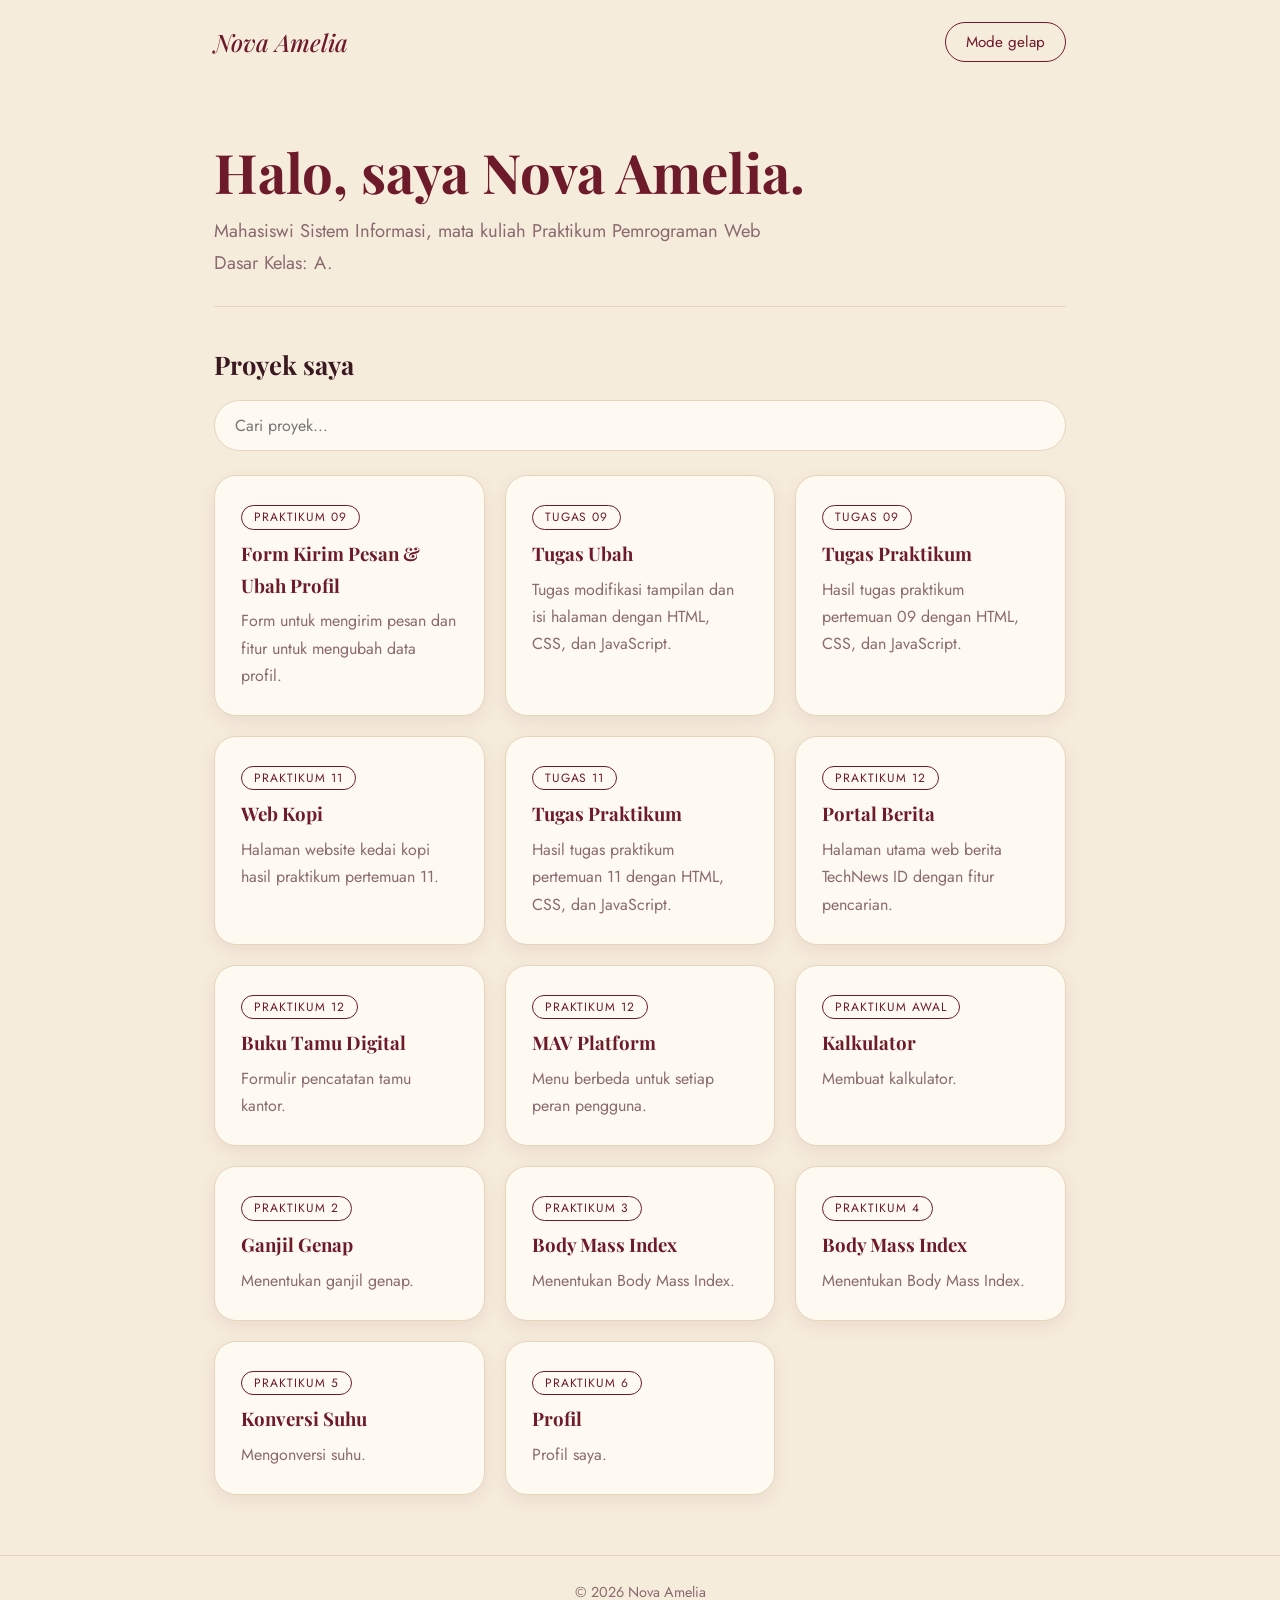
<file: index.html>
<!DOCTYPE html>
<html lang="id">
<head>
    <meta charset="UTF-8">
    <meta name="viewport" content="width=device-width, initial-scale=1">
    <title>Portofolio Nova Amelia</title>
    <link href="https://fonts.googleapis.com/css2?family=Jost:wght@300;400;500;600&family=Playfair+Display:ital,wght@0,500;0,700;1,500&display=swap" rel="stylesheet">
    <!-- CSS disatukan di sini (tidak perlu file style.css) -->
    <style>
        /* ===== 1. Warna =====
           Variabel CSS: ubah warna cukup di sini saja. */
        :root {
            --latar: #f6ecdc;        /* cream */
            --kartu: #fffaf1;        /* cream terang */
            --teks: #3a1a20;         /* maroon sangat tua */
            --teks-pudar: #8a6a6f;
            --aksen: #6d1a2b;        /* maroon */
            --garis: #e6d5bb;
        }

        /* Saat body diberi class "gelap" oleh JavaScript, warna berganti */
        body.gelap {
            --latar: #1c0f13;
            --kartu: #2a171c;
            --teks: #f3e6d3;
            --teks-pudar: #b99ba0;
            --aksen: #e09aab;
            --garis: #43262d;
        }

        /* ===== 2. Dasar halaman ===== */
        * {
            box-sizing: border-box;
        }

        body {
            margin: 0;
            font-family: 'Jost', Arial, sans-serif;
            line-height: 1.7;
            background: var(--latar);
            color: var(--teks);
            transition: background .3s, color .3s;
        }

        h1, h2, h3 {
            font-family: 'Playfair Display', Georgia, serif;
        }

        /* ===== 3. Bagian atas ===== */
        .header {
            display: flex;
            justify-content: space-between;
            align-items: center;
            max-width: 900px;
            margin: 0 auto;
            padding: 22px 24px;
        }

        .logo {
            margin: 0;
            font-style: italic;
            font-weight: 500;
            color: var(--aksen);
        }

        #tombol-tema {
            padding: 8px 20px;
            border: 1.5px solid var(--aksen);
            border-radius: 999px;
            background: transparent;
            color: var(--aksen);
            font-family: inherit;
            font-size: .95rem;
            cursor: pointer;
            transition: background .2s, color .2s;
        }

        #tombol-tema:hover {
            background: var(--aksen);
            color: var(--kartu);
        }

        /* ===== 4. Isi halaman ===== */
        .isi {
            max-width: 900px;
            margin: 0 auto;
            padding: 0 24px 60px;
        }

        .perkenalan {
            padding: 56px 0 28px;
            border-bottom: 1px solid var(--garis);
            margin-bottom: 36px;
        }

        .perkenalan h1 {
            font-size: clamp(2.2rem, 6vw, 3.4rem);
            line-height: 1.15;
            font-weight: 700;
            color: var(--aksen);
            margin: 0 0 12px;
        }

        .perkenalan p {
            color: var(--teks-pudar);
            font-size: 1.15rem;
            max-width: 560px;
            margin: 0;
        }

        .judul-bagian {
            font-size: 1.6rem;
            margin: 0 0 14px;
        }

        /* ===== 5. Pencarian ===== */
        #cari {
            width: 100%;
            padding: 13px 20px;
            margin: 0 0 24px;
            border: 1px solid var(--garis);
            border-radius: 999px;
            font-family: inherit;
            font-size: 1rem;
            background: var(--kartu);
            color: var(--teks);
        }

        #cari:focus {
            outline: 2px solid var(--aksen);
            outline-offset: 2px;
        }

        /* ===== 6. Kartu proyek ===== */
        .daftar-proyek {
            display: grid;
            grid-template-columns: repeat(auto-fill, minmax(250px, 1fr));
            gap: 20px;
        }

        .kartu {
            display: block;
            padding: 26px;
            background: var(--kartu);
            border: 1px solid var(--garis);
            border-radius: 22px;
            box-shadow: 0 6px 18px rgba(109, 26, 43, 0.08);
            color: inherit;
            text-decoration: none;
            transition: transform 0.2s, border-color 0.2s;
        }

        .kartu:hover,
        .kartu:focus-visible {
            transform: translateY(-4px);
            border-color: var(--aksen);
        }

        .kartu .label {
            display: inline-block;
            margin-bottom: 8px;
            padding: 1px 12px;
            border: 1px solid var(--aksen);
            border-radius: 999px;
            color: var(--aksen);
            font-size: .75rem;
            letter-spacing: .08em;
            text-transform: uppercase;
        }

        .kartu h3 {
            margin: 0 0 6px;
            color: var(--aksen);
        }

        .kartu p {
            margin: 0;
            color: var(--teks-pudar);
        }

        /* Pesan "tidak ditemukan" disembunyikan dulu */
        .pesan-kosong {
            display: none;
            color: var(--teks-pudar);
        }

        /* ===== 7. Bagian bawah ===== */
        .kaki {
            text-align: center;
            padding: 24px;
            color: var(--teks-pudar);
            font-size: .9rem;
            border-top: 1px solid var(--garis);
        }
    </style>
</head>
<body>

    <!-- ===== Bagian atas ===== -->
    <header class="header">
        <h2 class="logo">Nova Amelia</h2>
        <button id="tombol-tema">Mode gelap</button>
    </header>

    <main class="isi">

        <!-- ===== Perkenalan ===== -->
        <section class="perkenalan">
            <h1>Halo, saya Nova Amelia.</h1>
            <p>Mahasiswi Sistem Informasi, mata kuliah Praktikum Pemrograman Web Dasar Kelas: A.</p>
        </section>

        <!-- ===== Daftar proyek ===== -->
        <h2 class="judul-bagian">Proyek saya</h2>

        <!-- Kotak pencarian (dipakai oleh script.js) -->
        <input type="text" id="cari" placeholder="Cari proyek...">

        <section class="daftar-proyek">
            <!-- Satu kartu = satu proyek. Format tiap kartu sama: label, judul, deskripsi.
                 href mengarah ke file di dalam folder proyek (sesuai struktur repo). -->
            <a class="kartu" href="09-Praktikum/index.html">
                <span class="label">Praktikum 09</span>
                <h3>Form Kirim Pesan &amp; Ubah Profil</h3>
                <p>Form untuk mengirim pesan dan fitur untuk mengubah data profil.</p>
            </a>

            <a class="kartu" href="09-TgsUbah/index.html">
                <span class="label">Tugas 09</span>
                <h3>Tugas Ubah</h3>
                <p>Tugas modifikasi tampilan dan isi halaman dengan HTML, CSS, dan JavaScript.</p>
            </a>

            <a class="kartu" href="09-TugasPraktikum/index.html">
                <span class="label">Tugas 09</span>
                <h3>Tugas Praktikum</h3>
                <p>Hasil tugas praktikum pertemuan 09 dengan HTML, CSS, dan JavaScript.</p>
            </a>

            <a class="kartu" href="11-Praktikum/WebKopi.html">
                <span class="label">Praktikum 11</span>
                <h3>Web Kopi</h3>
                <p>Halaman website kedai kopi hasil praktikum pertemuan 11.</p>
            </a>

            <a class="kartu" href="11-TgsPraktikum/index.html">
                <span class="label">Tugas 11</span>
                <h3>Tugas Praktikum</h3>
                <p>Hasil tugas praktikum pertemuan 11 dengan HTML, CSS, dan JavaScript.</p>
            </a>

            <a class="kartu" href="12-Praktikum/portalberita.html">
                <span class="label">Praktikum 12</span>
                <h3>Portal Berita</h3>
                <p>Halaman utama web berita TechNews ID dengan fitur pencarian.</p>
            </a>

            <a class="kartu" href="buku-tamu-digital/index.html">
                <span class="label">Praktikum 12</span>
                <h3>Buku Tamu Digital</h3>
                <p>Formulir pencatatan tamu kantor.</p>
            </a>

            <a class="kartu" href="mav-platform/index.html">
                <span class="label">Praktikum 12</span>
                <h3>MAV Platform</h3>
                <p>Menu berbeda untuk setiap peran pengguna.</p>
            </a>
            
            <a class="kartu" href="1-Kalkulator.html">
                <span class="label">Praktikum Awal</span>
                <h3>Kalkulator</h3>
                <p>Membuat kalkulator.</p>
            </a>

            <a class="kartu" href="2-GanjilGenap.html">
                <span class="label">Praktikum 2</span>
                <h3>Ganjil Genap</h3>
                <p>Menentukan ganjil genap.</p>
            </a>

            <a class="kartu" href="Kalkulator_BMI.html">
                <span class="label">Praktikum 3</span>
                <h3>Body Mass Index</h3>
                <p>Menentukan Body Mass Index.</p>
            </a>
            
            <a class="kartu" href="Konversi_Nilai_Mahasiswa.html">
                <span class="label">Praktikum 4</span>
                <h3>Body Mass Index</h3>
                <p>Menentukan Body Mass Index.</p>
            </a>

            <a class="kartu" href="Konversi_Suhu.html">
                <span class="label">Praktikum 5</span>
                <h3>Konversi Suhu</h3>
                <p>Mengonversi suhu.</p>
            </a>

            <a class="kartu" href="Profil/index.php">
                <span class="label">Praktikum 6</span>
                <h3>Profil</h3>
                <p>Profil saya.</p>
            </a>
            <!-- Folder "indek": sesuaikan href dan isinya, lalu hapus tanda komentar.
            <a class="kartu" href="indek/index.html">
                <span class="label">Proyek</span>
                <h3>Judul Proyek</h3>
                <p>Deskripsi singkat proyek.</p>
            </a>
            -->

            <!-- Mau menambah proyek? Salin satu blok <a class="kartu"> di atas,
                 lalu ubah label, href, judul, dan deskripsinya. -->
        </section>

        <p id="pesan-kosong" class="pesan-kosong">Proyek tidak ditemukan.</p>
    </main>

    <footer class="kaki">&copy; 2026 Nova Amelia</footer>

    <!-- JavaScript disatukan di sini (tidak perlu file script.js), letakkan paling bawah -->
    <script>
        // ===== 1. Mode gelap / terang =====
        // Ambil tombol dari HTML berdasarkan id-nya
        const tombolTema = document.getElementById("tombol-tema");

        // Fungsi untuk menerapkan tema, sekaligus mengubah tulisan tombol
        function terapkanTema(gelap) {
            document.body.classList.toggle("gelap", gelap);
            tombolTema.textContent = gelap ? "Mode terang" : "Mode gelap";
        }

        // Saat halaman dibuka, pakai tema yang tersimpan (supaya sama dengan halaman proyek)
        try {
            terapkanTema(localStorage.getItem("tema") === "gelap");
        } catch (e) { /* abaikan jika penyimpanan tidak tersedia */ }

        // Saat tombol diklik, tambah/hapus class "gelap" pada <body>
        tombolTema.addEventListener("click", function () {
            const gelap = !document.body.classList.contains("gelap");
            terapkanTema(gelap);
            try { localStorage.setItem("tema", gelap ? "gelap" : "terang"); } catch (e) {}
        });

        // ===== 2. Pencarian proyek =====
        const kotakCari = document.getElementById("cari");
        const semuaKartu = document.querySelectorAll(".kartu");
        const pesanKosong = document.getElementById("pesan-kosong");

        // Dijalankan setiap kali pengguna ketik di kotak pencarian
        kotakCari.addEventListener("input", function () {
            const kataKunci = kotakCari.value.toLowerCase();
            let adaYangCocok = false;

            // Periksa kartu satu per satu
            semuaKartu.forEach(function (kartu) {
                const isiKartu = kartu.textContent.toLowerCase();
                if (isiKartu.includes(kataKunci)) {
                    kartu.style.display = "block";   // tampilkan
                    adaYangCocok = true;
                } else {
                    kartu.style.display = "none";    // sembunyikan
                }
            });

            // Tampilkan pesan jika tidak ada kartu yang cocok
            if (adaYangCocok) {
                pesanKosong.style.display = "none";
            } else {
                pesanKosong.style.display = "block";
            }
        });
    </script>
</body>
</html>
</file>
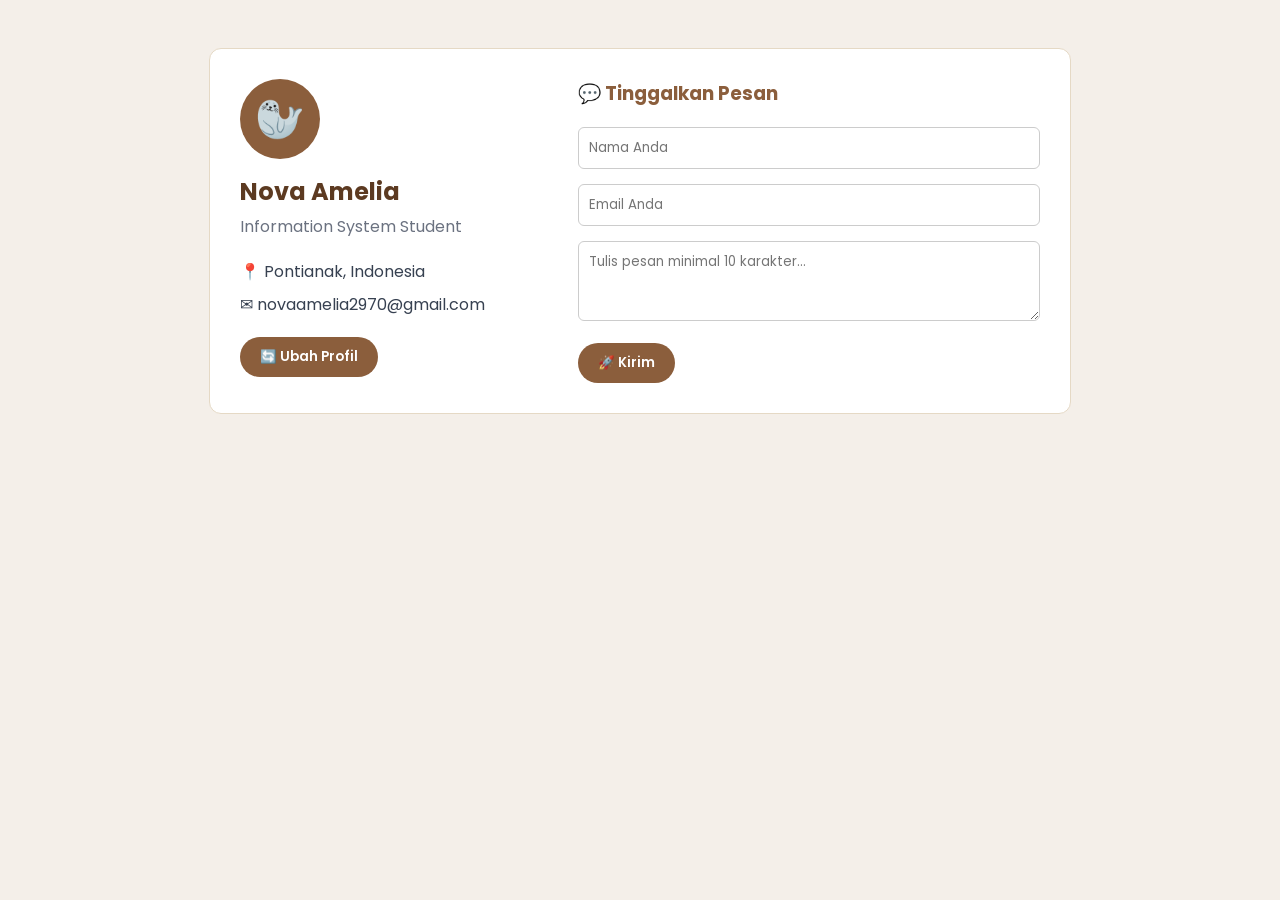
<file: 09-Praktikum/index.html>
<!DOCTYPE html>
<html lang="id">

<head>
    <meta charset="UTF-8">
    <meta name="viewport" content="width=device-width, initial-scale=1.0">
    <title>Website Profile Interaktif</title>

    <!-- Instalasi jQuery via CDN -->
    <script src="https://code.jquery.com/jquery-3.7.1.js"></script>

    <!-- Memuat Font Poppins -->
    <link href="https://fonts.googleapis.com/css2?family=Poppins:wght@400;600&display=swap" rel="stylesheet">

    <style>
        body {
            font-family: 'Poppins', sans-serif;
            background-color: #f4efe9;
            color: #333;
            padding: 40px 20px;
            display: flex;
            justify-content: center;
        }

        .container {
            display: flex;
            flex-wrap: wrap;
            gap: 30px;
            background: #fff;
            padding: 30px;
            border: 1px solid #e5d9c5;
            border-radius: 12px;
            max-width: 800px;
            width: 100%;
        }

        .profile-section {
            flex: 1;
            min-width: 250px;
            text-align: left;
        }

        .avatar {
            width: 80px;
            height: 80px;
            background-color: #8b5e3c;
            color: #fff;
            font-size: 40px;
            display: flex;
            align-items: center;
            justify-content: center;
            border-radius: 50%;
            margin-bottom: 15px;
        }

        .profile-section h2 {
            margin: 0;
            color: #5c3a21;
        }

        .profile-section .role {
            color: #6b7280;
            margin-top: 5px;
            margin-bottom: 20px;
        }

        .profile-section ul {
            list-style: none;
            padding: 0;
            margin: 0 0 20px 0;
            color: #374151;
        }

        .profile-section li {
            margin-bottom: 8px;
        }

        
        .contact-section {
            flex: 1.5;
            min-width: 300px;
        }

        .contact-section h3 {
            margin-top: 0;
            color: #8b5e3c;
            display: flex;
            align-items: center;
            gap: 10px;
        }

        .form-group {
            margin-bottom: 15px;
        }

        input[type="text"],
        textarea {
            width: 100%;
            padding: 10px;
            border: 1px solid #ccc;
            border-radius: 6px;
            font-family: inherit;
            box-sizing: border-box;
        }

        input[type="text"]:focus,
        textarea:focus {
            border-color: #8b5e3c;
            outline: none;
        }

        textarea {
            resize: vertical;
            min-height: 80px;
        }
        button {
            background-color: #8b5e3c;
            color: #fff;
            border: none;
            padding: 10px 20px;
            border-radius: 20px;
            cursor: pointer;
            font-weight: 600;
            font-family: inherit;
            display: inline-flex;
            align-items: center;
            gap: 8px;
            transition: background-color 0.3s;
        }

        button:hover {
            background-color: #704a2e;
        }

        .error-msg {
            color: #dc2626;
            font-size: 12px;
            display: none;
            margin-top: 5px;
        }

        .success-msg {
            color: #16a34a;
            background-color: #dcfce7;
            border: 1px solid #bbf7d0;
            padding: 10px;
            border-radius: 6px;
            margin-top: 15px;
            display: none;
            text-align: center;
        }
        .edit-box {
            display: none;
            background: #fdfaf6;
            padding: 15px;
            border-radius: 8px;
            margin-top: 15px;
            border: 1px solid #e5d9c5;
        }
    </style>
</head>

<body>

    <div class="container" id="mainContainer">

        <!-- Kolom Profil -->
        <div class="profile-section">
            <div class="avatar">🦭</div>
            <h2 id="profName">Nova Amelia</h2>
            <p class="role" id="profRole">Information System Student</p>
            <ul>
                <li>📍 <span id="profLoc">Pontianak, Indonesia</span></li>
                <li>✉ <span id="profEmail">novaamelia2970@gmail.com</span></li>
            </ul>
            <button id="btnUbah">🔄 Ubah Profil</button>

            <!-- Panel Edit Tersembunyi -->
            <div class="edit-box" id="editPanel">
                <input type="text" id="inputEditNama" value="Nova Amelia" style="margin-bottom:10px;">
                <input type="text" id="inputEditEmail" value="novaamelia2970@gmail.com" style="margin-bottom:10px;">
                <button id="btnSimpan" style="padding: 6px 12px; font-size: 12px;">Simpan</button>
            </div>
        </div>

        <!-- Kolom Kontak -->
        <div class="contact-section">
            <h3>💬 Tinggalkan Pesan</h3>
            <form id="formKontak">

                <div class="form-group">
                    <input type="text" id="nama" placeholder="Nama Anda">
                    <span class="error-msg" id="errNama">⚠️ Masukkan nama minimal 3 karakter</span>
                </div>

                <div class="form-group">
                    <input type="text" id="email" placeholder="Email Anda">
                    <span class="error-msg" id="errEmail">⚠️ Email tidak valid</span>
                </div>

                <div class="form-group">
                    <textarea id="pesan" placeholder="Tulis pesan minimal 10 karakter..."></textarea>
                    <span class="error-msg" id="errPesan">⚠️ Pesan minimal 10 karakter</span>
                </div>

                <button type="submit">🚀 Kirim</button>
            </form>

            <div class="success-msg" id="msgSukses">✔️ Pesan berhasil dikirim!</div>
        </div>

    </div>

    <script>
        $(document).ready(function () {

            $("#mainContainer").hover(
                function () { $(this).css("box-shadow", "0 10px 25px rgba(139, 94, 60, 0.15)"); },
                function () { $(this).css("box-shadow", "none"); }
            );
            $("#btnUbah").click(function () {
                $("#editPanel").slideToggle();

                if ($(this).text() === "🔄 Ubah Profil") {
                    $(this).text("Tutup Edit");
                } else {
                    $(this).text("🔄 Ubah Profil");
                }
            });

            // Menyimpan data profil
            $("#btnSimpan").click(function () {
                let namaBaru = $("#inputEditNama").val().trim();
                let emailBaru = $("#inputEditEmail").val().trim();

                if (namaBaru !== "") {
                    // Mengubah nama
                    $("#profName").html("<strong>" + namaBaru + "</strong>");

                    // Mengubah email
                    if (emailBaru !== "") {
                        $("#profEmail").text(emailBaru);
                    }

                    // Menutup panel edit dan mengembalikan teks tombol
                    $("#editPanel").slideToggle();
                    $("#btnUbah").text("🔄 Ubah Profil");
                }
            });

            $("#formKontak").submit(function (e) {
                e.preventDefault();

                let valid = true;

                let nama = $("#nama").val().trim();
                let email = $("#email").val().trim();
                let pesan = $("#pesan").val().trim();

                if (nama.length < 3) {
                    $("#errNama").show();
                    valid = false;
                } else {
                    $("#errNama").hide();
                }

                if (email.indexOf("@") === -1 || email.indexOf(".") === -1) {
                    $("#errEmail").show();
                    valid = false;
                } else {
                    $("#errEmail").hide();
                }

                if (pesan.length < 10) {
                    $("#errPesan").show();
                    valid = false;
                } else {
                    $("#errPesan").hide();
                }
                
                if (valid) {
                    // Menampilkan pesan sukses
                    $("#msgSukses").fadeIn(400).delay(3000).fadeOut(400);

                    // Mengosongkan form
                    $("#formKontak").trigger("reset");
                }
            });

        });
    </script>

</body>

</html>
</file>
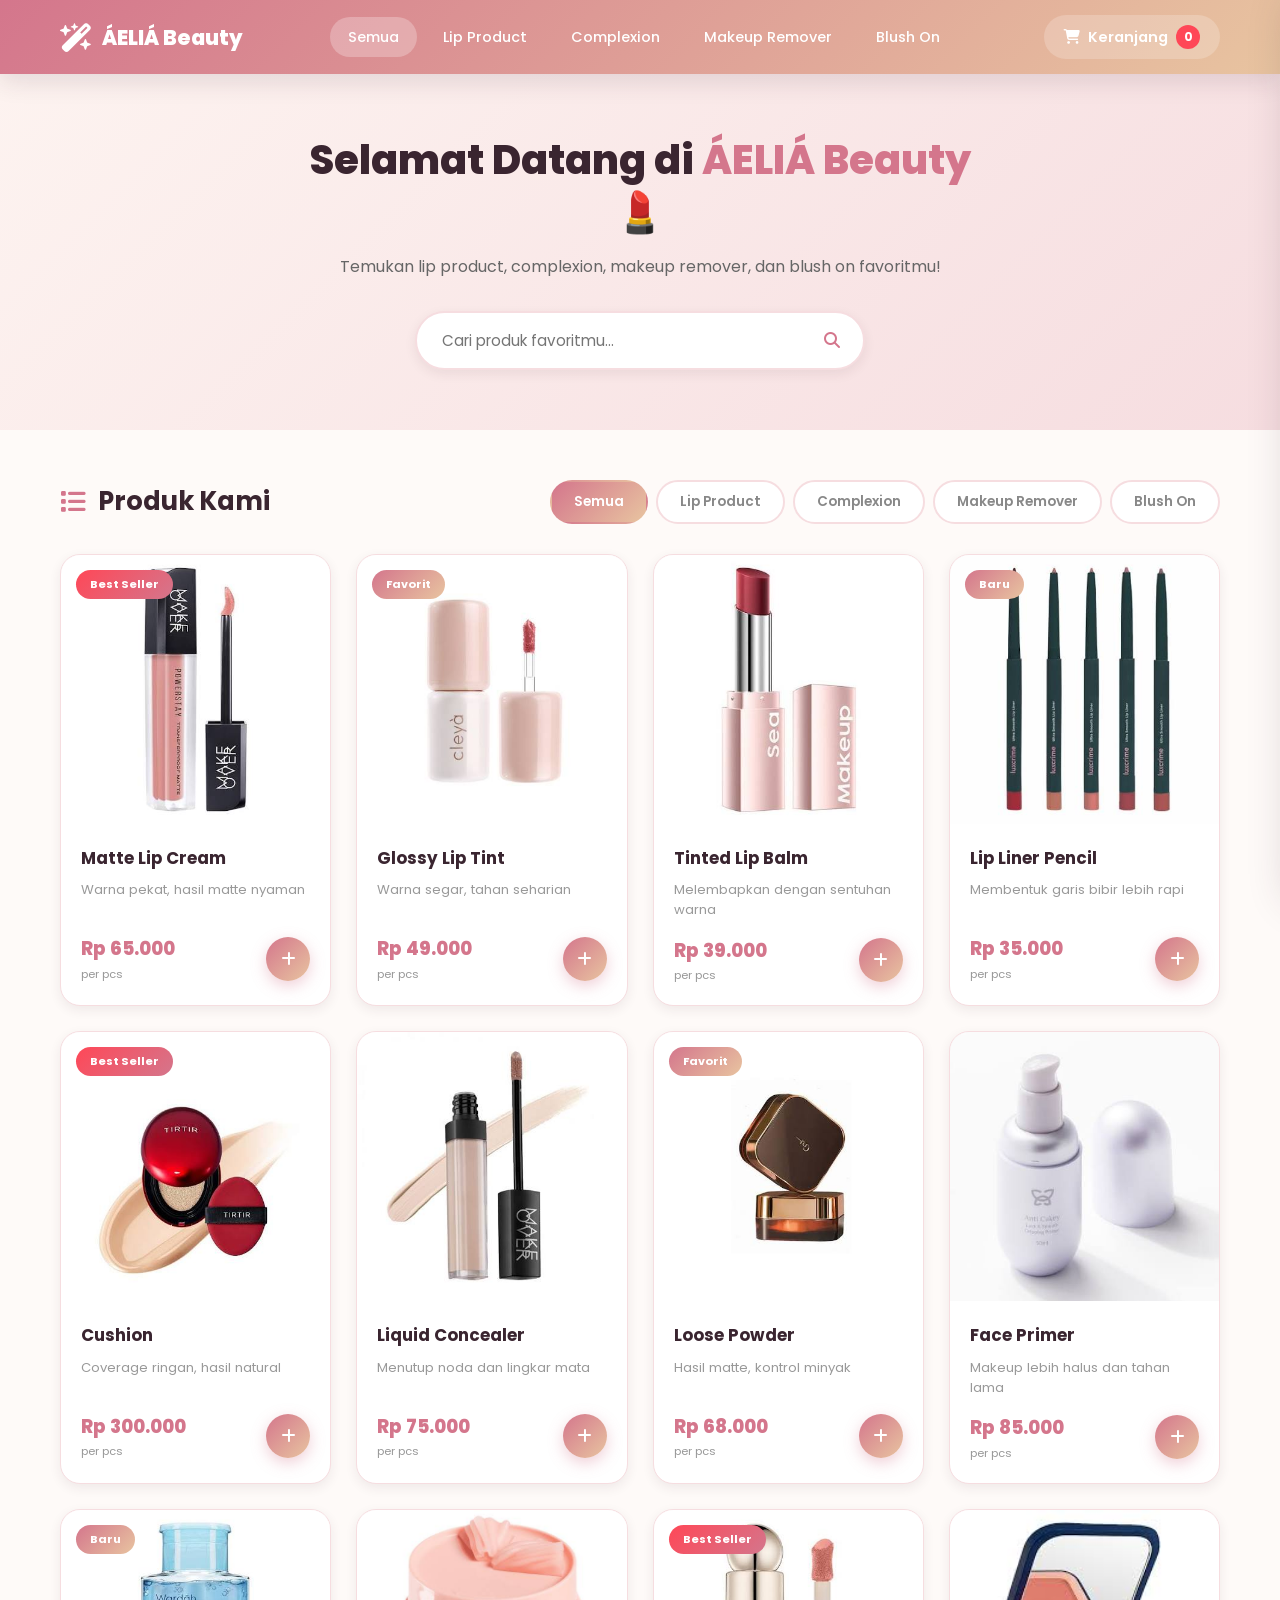
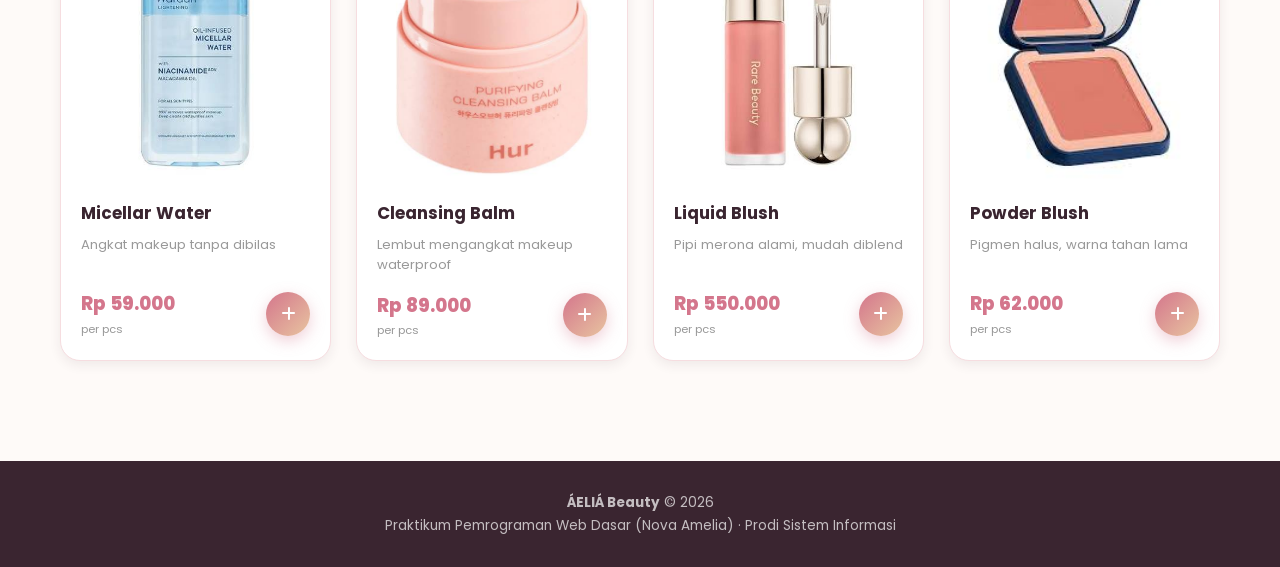
<file: 09-TgsUbah/index.html>
<!DOCTYPE html>
<html lang="id">

<head>
    <meta charset="UTF-8">
    <meta name="viewport" content="width=device-width, initial-scale=1.0">
    <title>ÁELIÁ Beauty - Your favorite makeup</title>
    <script src="https://code.jquery.com/jquery-3.7.1.min.js"
        integrity="sha256-/JqT3SQfawRcv/BIHPThkBvs0OEvtFFmqPF/lYI/Cxo=" crossorigin="anonymous"></script>
    <link rel="stylesheet" href="https://cdnjs.cloudflare.com/ajax/libs/font-awesome/6.4.0/css/all.min.css">
    <link href="https://fonts.googleapis.com/css2?family=Poppins:wght@300;400;500;600;700;800&display=swap"
        rel="stylesheet">
    <link rel="stylesheet" href="style.css">
</head>

<body>
    <!-- NAVBAR -->
    <nav class="navbar">
        <div class="nav-container">
            <div class="logo"><i class="fas fa-wand-magic-sparkles"></i><span>ÁELIÁ Beauty</span></div>
            <div class="nav-menu" id="navMenu">
                <a class="nav-link active" data-filter="all">Semua</a>
                <a class="nav-link" data-filter="lip-product">Lip Product</a>
                <a class="nav-link" data-filter="complexion">Complexion</a>
                <a class="nav-link" data-filter="makeup-remover">Makeup Remover</a>
                <a class="nav-link" data-filter="blush-on">Blush On</a>
            </div>
            <div class="cart-btn" id="cartBtn">
                <i class="fas fa-shopping-cart"></i><span class="cart-text">Keranjang</span>
                <span class="cart-badge" id="cartBadge">0</span>
            </div>
            <div class="hamburger" id="hamburger"><i class="fas fa-bars"></i></div>
        </div>
    </nav>

    <!-- HERO -->
    <section class="hero">
        <div class="hero-content">
            <h1>Selamat Datang di <span>ÁELIÁ Beauty</span> 💄</h1>
            <p>Temukan lip product, complexion, makeup remover, dan blush on favoritmu!</p>
            <div class="search-box">
                <input type="text" id="searchProduk" placeholder="Cari produk favoritmu...">
                <i class="fas fa-search"></i>
            </div>
        </div>
    </section>

    <!-- PRODUK -->
    <section class="produk-section">
        <div class="section-header">
            <h2><i class="fas fa-list"></i> Produk Kami</h2>
            <div class="filter-btns">
                <button class="filter-btn active" data-cat="all">Semua</button>
                <button class="filter-btn" data-cat="lip-product">Lip Product</button>
                <button class="filter-btn" data-cat="complexion">Complexion</button>
                <button class="filter-btn" data-cat="makeup-remover">Makeup Remover</button>
                <button class="filter-btn" data-cat="blush-on">Blush On</button>
            </div>
        </div>
        <div class="produk-grid" id="produkGrid"></div>
    </section>

    <!-- CART SIDEBAR -->
    <div class="cart-overlay" id="cartOverlay"></div>
    <aside class="cart-sidebar" id="cartSidebar">
        <div class="cart-header">
            <h3><i class="fas fa-shopping-bag"></i> Keranjang Belanja</h3>
            <button class="cart-close" id="cartClose"><i class="fas fa-times"></i></button>
        </div>
        <div class="cart-items" id="cartItems"></div>
        <div class="cart-footer">
            <div class="diskon-info" id="diskonInfo"></div>
            <div class="cart-total">
                <span>Total:</span>
                <span class="total-price" id="cartTotal">Rp 0</span>
            </div>
            <button class="btn-checkout" id="btnCheckout"><i class="fas fa-check-circle"></i> Checkout Sekarang</button>
        </div>
    </aside>

    <!-- MODAL FORM PEMBELI (Latihan 3) -->
    <div class="modal-overlay" id="modalOverlay">
        <div class="modal" role="dialog" aria-modal="true">
            <div class="modal-header">
                <h3><i class="fas fa-user-edit"></i> Data Pembeli</h3>
                <button class="cart-close" id="modalClose" type="button"><i class="fas fa-times"></i></button>
            </div>
            <form id="formPembeli" novalidate>
                <div class="modal-body">
                    <div class="ringkasan" id="ringkasanPesanan"></div>
                    <div class="form-group">
                        <label for="inputNama">Nama Lengkap</label>
                        <input type="text" id="inputNama" placeholder="Contoh: Nova  Amelia">
                        <span class="error-msg" id="errNama"></span>
                    </div>
                    <div class="form-group">
                        <label for="inputAlamat">Alamat Pengiriman</label>
                        <textarea id="inputAlamat" rows="3" placeholder="Jl. Kota Baru No. 25, Pontianak"></textarea>
                        <span class="error-msg" id="errAlamat"></span>
                    </div>
                    <div class="form-group">
                        <label for="inputHp">No. HP</label>
                        <input type="tel" id="inputHp" placeholder="08xxxxxxxxxx">
                        <span class="error-msg" id="errHp"></span>
                    </div>
                </div>
                <div class="modal-footer">
                    <button type="submit" class="btn-checkout" id="btnKonfirmasi"><i class="fas fa-check-circle"></i>
                        Konfirmasi Pesanan</button>
                </div>
            </form>
        </div>
    </div>

    <!-- TOAST -->
    <div class="toast" id="toast"><i class="fas fa-check-circle"></i><span id="toastMsg">Produk ditambahkan!</span>
    </div>

    <!-- FOOTER -->
    <footer class="footer">
        <p><strong>ÁELIÁ Beauty</strong> © 2026</p>
        <p>Praktikum Pemrograman Web Dasar (Nova Amelia) · Prodi Sistem Informasi</p>
    </footer>

    <script src="script.js"></script>
</body>

</html>
</file>
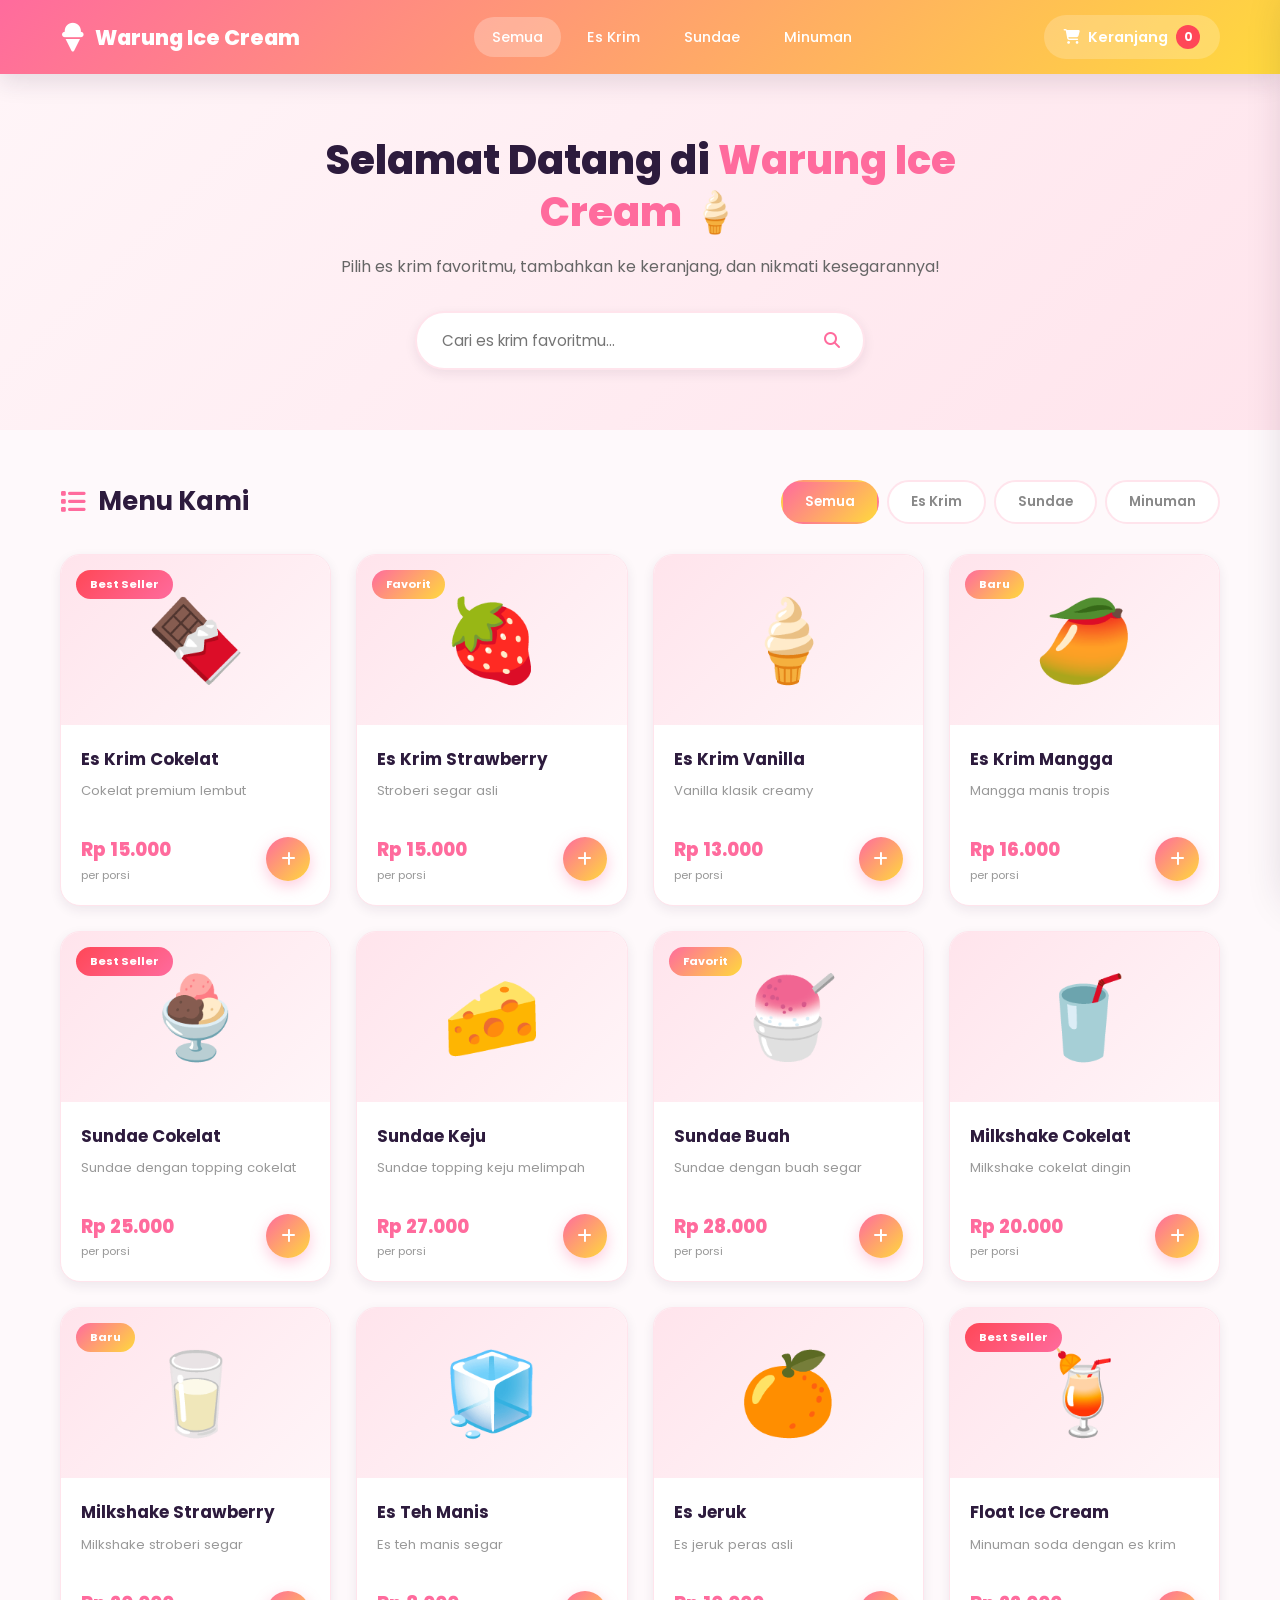
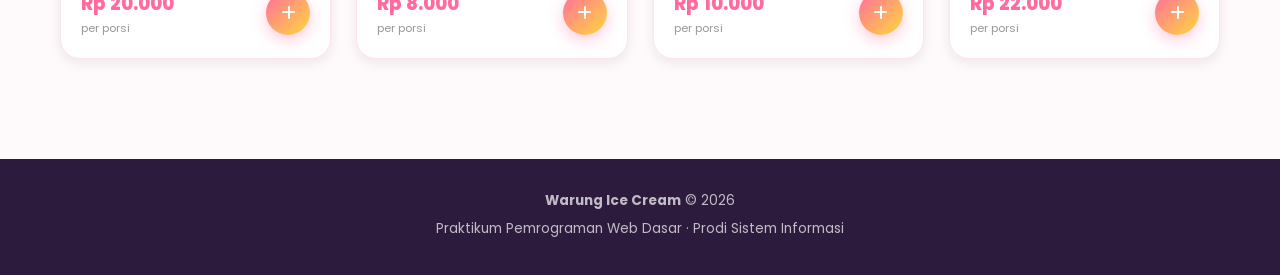
<file: 09-TugasPraktikum/index.html>
<!DOCTYPE html>
<html lang="id">

<head>
    <meta charset="UTF-8">
    <meta name="viewport" content="width=device-width, initial-scale=1.0">
    <title>Warung Ice Cream - Es Krim Segar Setiap Hari</title>
    <script src="https://code.jquery.com/jquery-3.7.1.min.js"
        integrity="sha256-/JqT3SQfawRcv/BIHPThkBvs0OEvtFFmqPF/lYI/Cxo=" crossorigin="anonymous"></script>
    <link rel="stylesheet" href="https://cdnjs.cloudflare.com/ajax/libs/font-awesome/6.4.0/css/all.min.css">
    <link href="https://fonts.googleapis.com/css2?family=Poppins:wght@300;400;500;600;700;800&display=swap"
        rel="stylesheet">
    <link rel="stylesheet" href="style.css">
</head>

<body>
    <!-- NAVBAR -->
    <nav class="navbar">
        <div class="nav-container">
            <div class="logo"><i class="fas fa-ice-cream"></i><span>Warung Ice Cream</span></div>
            <div class="nav-menu" id="navMenu">
                <a class="nav-link active" data-filter="all">Semua</a>
                <a class="nav-link" data-filter="es-krim">Es Krim</a>
                <a class="nav-link" data-filter="sundae">Sundae</a>
                <a class="nav-link" data-filter="minuman">Minuman</a>
            </div>
            <div class="cart-btn" id="cartBtn">
                <i class="fas fa-shopping-cart"></i><span class="cart-text">Keranjang</span>
                <span class="cart-badge" id="cartBadge">0</span>
            </div>
            <div class="hamburger" id="hamburger"><i class="fas fa-bars"></i></div>
        </div>
    </nav>

    <!-- HERO -->
    <section class="hero">
        <div class="hero-content">
            <h1>Selamat Datang di <span>Warung Ice Cream</span> 🍦</h1>
            <p>Pilih es krim favoritmu, tambahkan ke keranjang, dan nikmati kesegarannya!</p>
            <div class="search-box">
                <input type="text" id="searchProduk" placeholder="Cari es krim favoritmu...">
                <i class="fas fa-search"></i>
            </div>
        </div>
    </section>

    <!-- PRODUK -->
    <section class="produk-section">
        <div class="section-header">
            <h2><i class="fas fa-list"></i> Menu Kami</h2>
            <div class="filter-btns">
                <button class="filter-btn active" data-cat="all">Semua</button>
                <button class="filter-btn" data-cat="es-krim">Es Krim</button>
                <button class="filter-btn" data-cat="sundae">Sundae</button>
                <button class="filter-btn" data-cat="minuman">Minuman</button>
            </div>
        </div>
        <div class="produk-grid" id="produkGrid"></div>
    </section>

    <!-- CART SIDEBAR -->
    <div class="cart-overlay" id="cartOverlay"></div>
    <aside class="cart-sidebar" id="cartSidebar">
        <div class="cart-header">
            <h3><i class="fas fa-shopping-bag"></i> Keranjang Belanja</h3>
            <button class="cart-close" id="cartClose"><i class="fas fa-times"></i></button>
        </div>
        <div class="cart-items" id="cartItems"></div>
        <div class="cart-footer">
            <div class="diskon-info" id="diskonInfo"></div>
            <div class="cart-total">
                <span>Total:</span>
                <span class="total-price" id="cartTotal">Rp 0</span>
            </div>
            <button class="btn-checkout" id="btnCheckout"><i class="fas fa-check-circle"></i> Checkout Sekarang</button>
        </div>
    </aside>

    <!-- MODAL FORM PEMBELI (Latihan 3) -->
    <div class="modal-overlay" id="modalOverlay">
        <div class="modal" role="dialog" aria-modal="true">
            <div class="modal-header">
                <h3><i class="fas fa-user-edit"></i> Data Pembeli</h3>
                <button class="cart-close" id="modalClose" type="button"><i class="fas fa-times"></i></button>
            </div>
            <form id="formPembeli" novalidate>
                <div class="modal-body">
                    <div class="ringkasan" id="ringkasanPesanan"></div>
                    <div class="form-group">
                        <label for="inputNama">Nama Lengkap</label>
                        <input type="text" id="inputNama" placeholder="Contoh: Nova Amelia">
                        <span class="error-msg" id="errNama"></span>
                    </div>
                    <div class="form-group">
                        <label for="inputAlamat">Alamat Pengiriman</label>
                        <textarea id="inputAlamat" rows="3" placeholder="Jl. Pangeran Natakusuma No. 10, Pontianak"></textarea>
                        <span class="error-msg" id="errAlamat"></span>
                    </div>
                    <div class="form-group">
                        <label for="inputHp">No. HP</label>
                        <input type="tel" id="inputHp" placeholder="08xxxxxxxxxx">
                        <span class="error-msg" id="errHp"></span>
                    </div>
                </div>
                <div class="modal-footer">
                    <button type="submit" class="btn-checkout" id="btnKonfirmasi"><i class="fas fa-check-circle"></i>
                        Konfirmasi Pesanan</button>
                </div>
            </form>
        </div>
    </div>

    <!-- TOAST -->
    <div class="toast" id="toast"><i class="fas fa-check-circle"></i><span id="toastMsg">Produk ditambahkan!</span>
    </div>

    <!-- FOOTER -->
    <footer class="footer">
        <p><strong>Warung Ice Cream</strong> © 2026</p>
        <p>Praktikum Pemrograman Web Dasar · Prodi Sistem Informasi</p>
    </footer>

    <script src="script.js"></script>
</body>

</html>
</file>
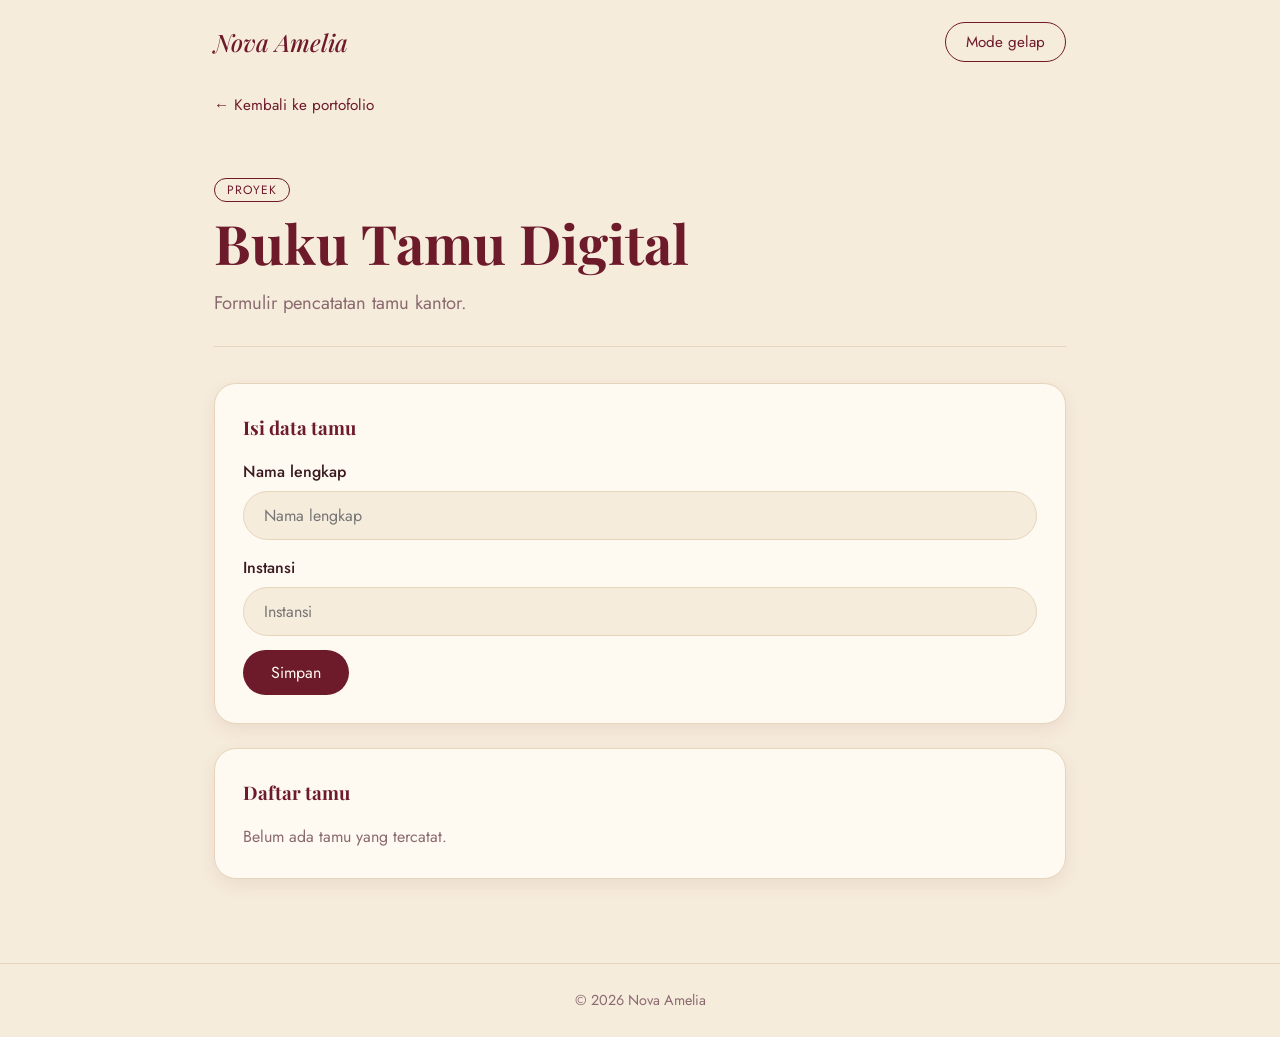
<file: buku-tamu-digital/index.html>
<!DOCTYPE html>
<html lang="id">
<head>
    <meta charset="UTF-8">
    <meta name="viewport" content="width=device-width, initial-scale=1">
    <title>Buku Tamu Digital</title>
    <link href="https://fonts.googleapis.com/css2?family=Jost:wght@300;400;500;600&family=Playfair+Display:ital,wght@0,500;0,700;1,500&display=swap" rel="stylesheet">
    <link rel="stylesheet" href="style.css">
</head>
<body>

    <!-- ===== Bagian atas (sama dengan portal) ===== -->
    <header class="header">
        <h2 class="logo">Nova Amelia</h2>
        <button id="tombol-tema">Mode gelap</button>
    </header>

    <main class="isi">
        <!-- ../ artinya "naik satu folder", lalu buka index.html utama -->
        <a class="kembali" href="../index.html">&larr; Kembali ke portofolio</a>

        <section class="perkenalan">
            <span class="label">Proyek</span>
            <h1>Buku Tamu Digital</h1>
            <p>Formulir pencatatan tamu kantor.</p>
        </section>

        <section class="panel">
            <h3>Isi data tamu</h3>
            <label for="nama">Nama lengkap</label>
            <input id="nama" placeholder="Nama lengkap">
            <p class="pesan-error" id="error-nama">Nama wajib diisi.</p>

            <label for="instansi">Instansi</label>
            <input id="instansi" placeholder="Instansi">

            <button id="simpan">Simpan</button>
        </section>

        <section class="panel">
            <h3>Daftar tamu</h3>
            <p class="kosong" id="kosong">Belum ada tamu yang tercatat.</p>
            <ul class="daftar" id="daftar"></ul>
        </section>
    </main>

    <footer class="kaki">&copy; 2026 Nova Amelia</footer>

    <script src="script.js"></script>
</body>
</html>
</file>
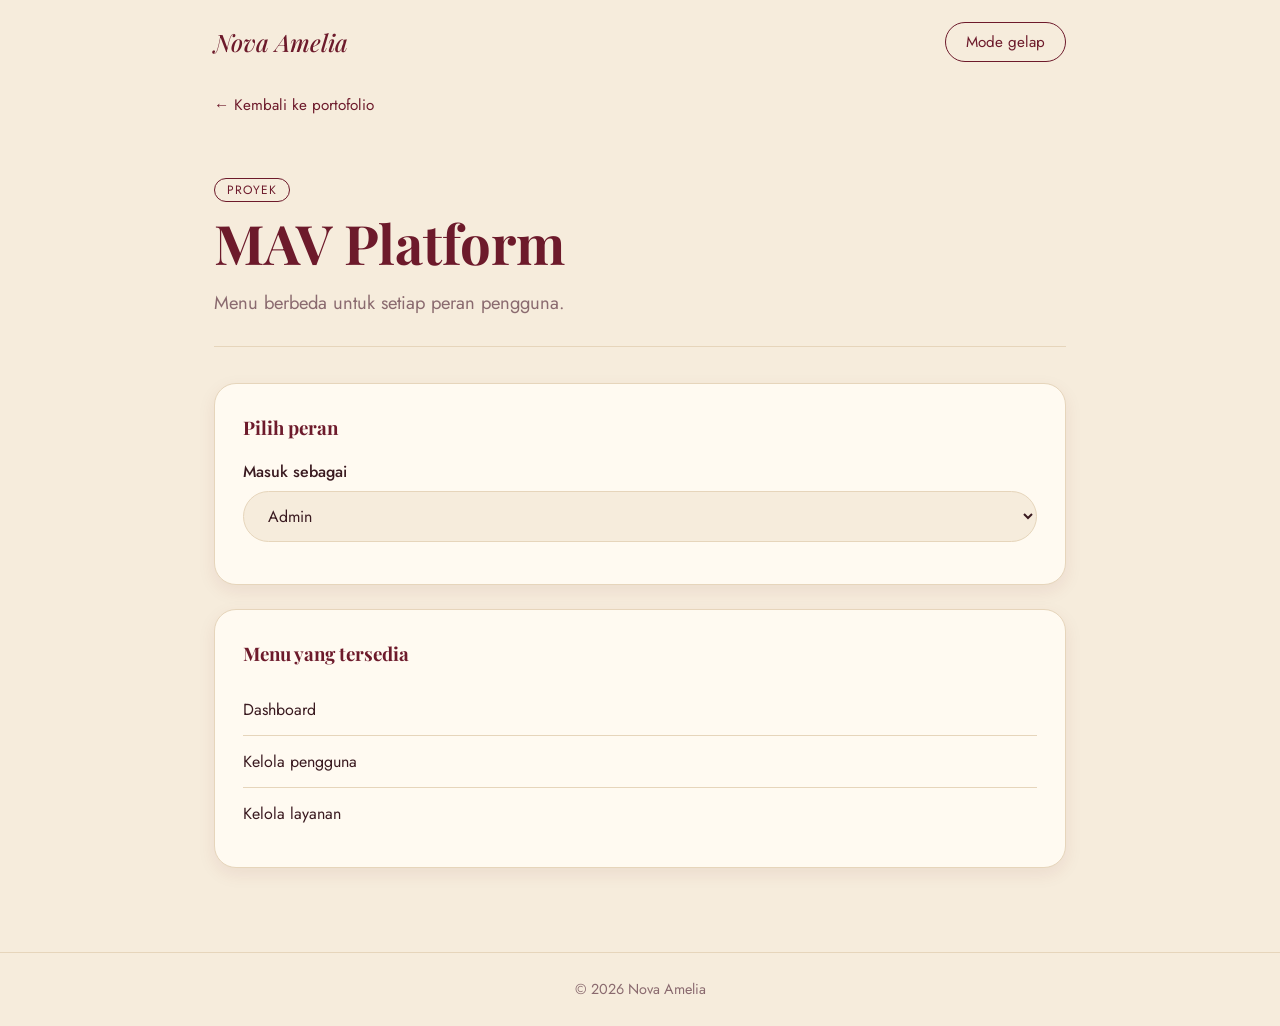
<file: mav-platform/index.html>
<!DOCTYPE html>
<html lang="id">
<head>
    <meta charset="UTF-8">
    <meta name="viewport" content="width=device-width, initial-scale=1">
    <title>MAV Platform</title>
    <link href="https://fonts.googleapis.com/css2?family=Jost:wght@300;400;500;600&family=Playfair+Display:ital,wght@0,500;0,700;1,500&display=swap" rel="stylesheet">
    <link rel="stylesheet" href="style.css">
</head>
<body>

    <!-- ===== Bagian atas (sama dengan portal) ===== -->
    <header class="header">
        <h2 class="logo">Nova Amelia</h2>
        <button id="tombol-tema">Mode gelap</button>
    </header>

    <main class="isi">
        <a class="kembali" href="../index.html">&larr; Kembali ke portofolio</a>

        <section class="perkenalan">
            <span class="label">Proyek</span>
            <h1>MAV Platform</h1>
            <p>Menu berbeda untuk setiap peran pengguna.</p>
        </section>

        <section class="panel">
            <h3>Pilih peran</h3>
            <label for="peran">Masuk sebagai</label>
            <select id="peran">
                <option value="admin">Admin</option>
                <option value="staf">Staf</option>
                <option value="tamu">Tamu</option>
            </select>
        </section>

        <section class="panel">
            <h3>Menu yang tersedia</h3>
            <ul class="daftar" id="menu"></ul>
        </section>
    </main>

    <footer class="kaki">&copy; 2026 Nova Amelia</footer>

    <script src="script.js"></script>
</body>
</html>
</file>
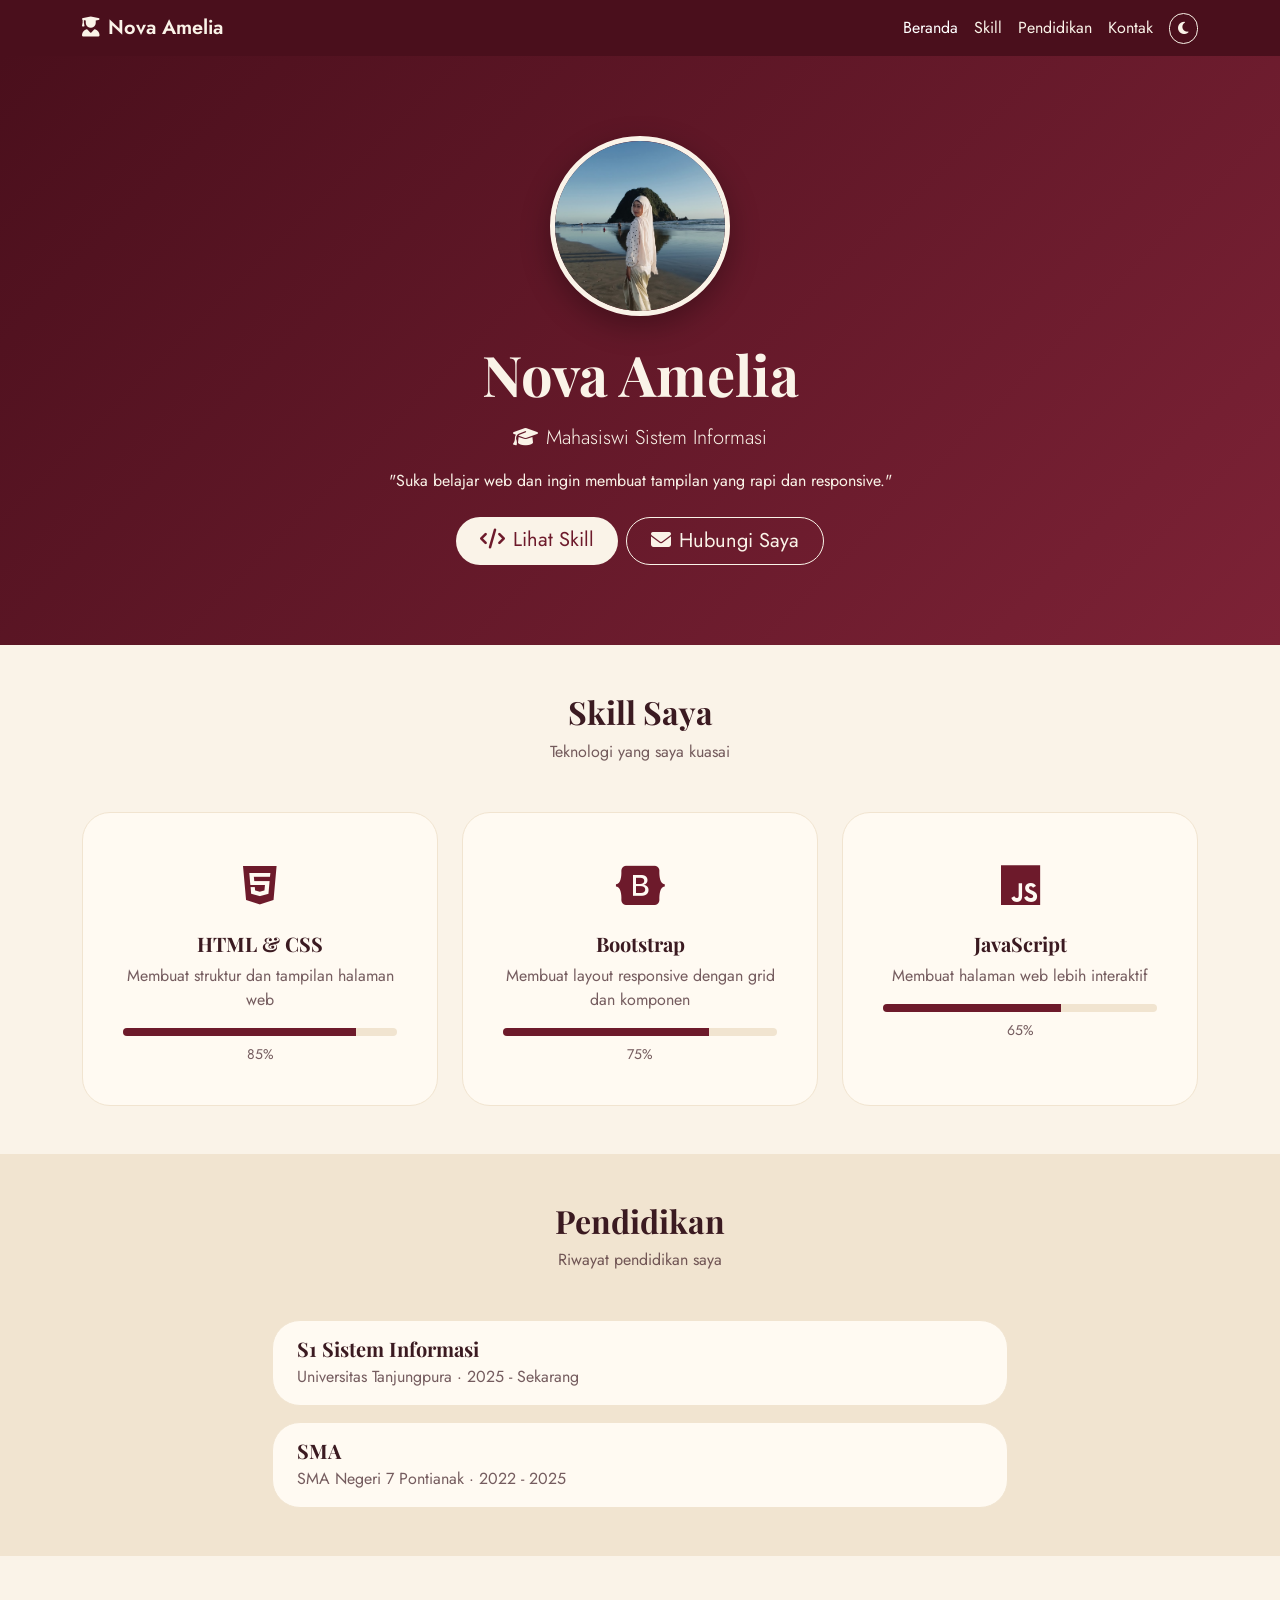
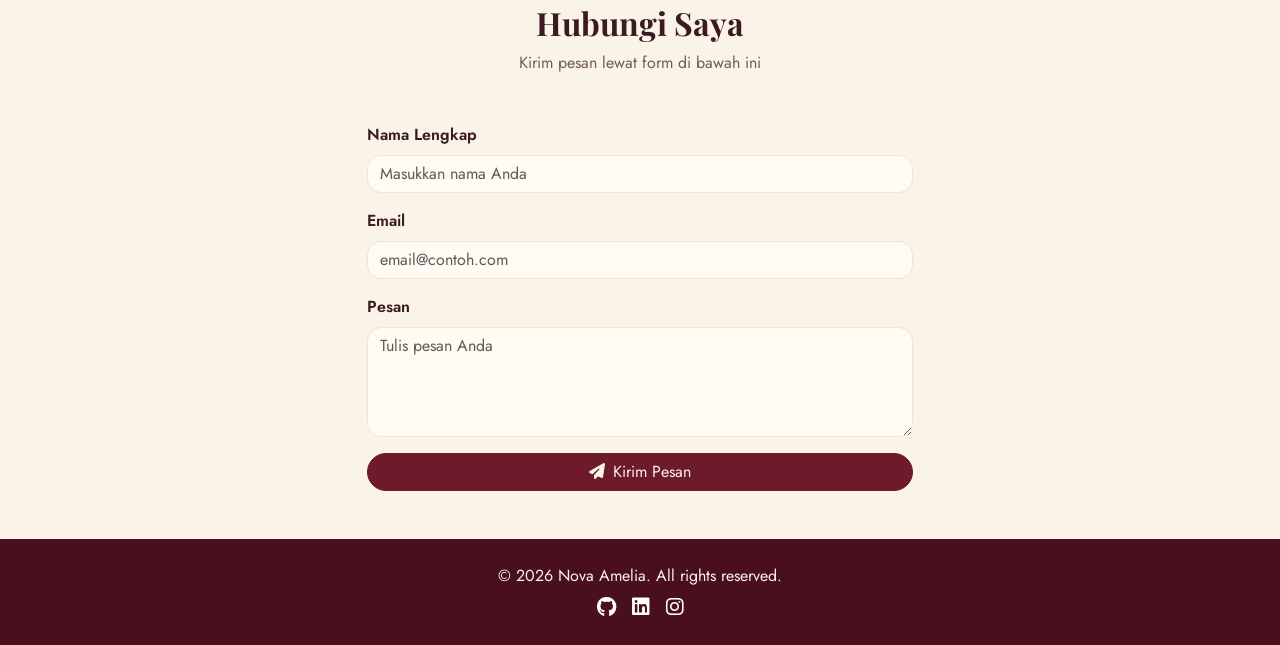
<file: PWD TEORI/index.html>
<!DOCTYPE html>
<html lang="id" data-bs-theme="light">
<head>
    <meta charset="UTF-8">
    <meta name="viewport" content="width=device-width, initial-scale=1.0">
    <title>Profile Mahasiswa - Nova Amellia</title>
    <link href="https://cdn.jsdelivr.net/npm/bootstrap@5.3.0/dist/css/bootstrap.min.css" rel="stylesheet">
    <link href="https://cdnjs.cloudflare.com/ajax/libs/font-awesome/6.4.0/css/all.min.css" rel="stylesheet">
    <link href="https://fonts.googleapis.com/css2?family=Jost:wght@300;400;500;600&family=Playfair+Display:wght@500;600;700&display=swap" rel="stylesheet">
    <style>
        /* ===== LATIHAN 2.1: warna primary Bootstrap jadi maroon ===== */
        :root {
            --bs-primary: #6d1a2b;
            --bs-primary-rgb: 109, 26, 43;
            --bs-body-font-family: 'Jost', sans-serif;
            --cream: #faf3e8;
            --cream-2: #f1e4d0;
            --surface: #fffaf2;
            --ink: #3b1a21;
            --maroon: #6d1a2b;
            --maroon-dark: #4a0f1c;
        }
        [data-bs-theme="dark"] {
            --cream: #1e1014;
            --cream-2: #2a171c;
            --surface: #2f1b21;
            --ink: #f3e6d3;
            --bs-primary: #c45a74;
            --bs-primary-rgb: 196, 90, 116;
        }
        body { background: var(--cream); color: var(--ink); scroll-behavior: smooth; }
        h1, h2, h3, h4, h5 { font-family: 'Playfair Display', serif; }
        .text-muted { color: var(--ink) !important; opacity: .7; }

        .btn-primary {
            --bs-btn-bg: var(--maroon);
            --bs-btn-border-color: var(--maroon);
            --bs-btn-hover-bg: var(--maroon-dark);
            --bs-btn-hover-border-color: var(--maroon-dark);
            --bs-btn-color: #faf3e8;
            --bs-btn-hover-color: #faf3e8;
            border-radius: 50px;
        }
        .btn-cream { background: #faf3e8; color: #6d1a2b; border-radius: 50px; border: none; }
        .btn-cream:hover { background: #f1e4d0; color: #4a0f1c; }
        .btn-outline-cream { border: 1px solid #faf3e8; color: #faf3e8; border-radius: 50px; }
        .btn-outline-cream:hover { background: #faf3e8; color: #6d1a2b; }

        .navbar { background: var(--maroon-dark); }
        .navbar .nav-link, .navbar-brand { color: #faf3e8; }
        .navbar .nav-link:hover { color: #e8c9a0; }

        .hero-section {
            background: linear-gradient(135deg, #4a0f1c 0%, #7d2236 100%);
            color: #faf3e8;
            padding: 80px 0;
        }
        .profile-img {
            width: 180px; height: 180px; border-radius: 50%;
            border: 5px solid #faf3e8; object-fit: cover;
            box-shadow: 0 10px 30px rgba(0,0,0,.3);
        }
        /* ===== LATIHAN 2.2: card lebih bulat ===== */
        .skill-card, .edu-card {
            background: var(--surface); color: var(--ink);
            border: 1px solid var(--cream-2);
            border-radius: 28px;
            transition: transform .3s, box-shadow .3s;
        }
        .skill-card:hover { transform: translateY(-8px); box-shadow: 0 15px 30px rgba(109,26,43,.18); }
        .skill-card .icon { font-size: 2.8rem; color: var(--bs-primary); margin-bottom: 12px; }
        .progress { background: var(--cream-2); }
        .progress-bar { background: var(--bs-primary); }
        .section-alt { background: var(--cream-2); }
        .form-control { background: var(--surface); color: var(--ink); border-color: var(--cream-2); border-radius: 14px; }
        .footer { background: var(--maroon-dark); color: #faf3e8; padding: 25px 0; }

        /* ===== LATIHAN 2.3: animasi fade-in saat scroll ===== */
        .reveal { opacity: 0; transform: translateY(30px); transition: opacity .7s ease, transform .7s ease; }
        .reveal.show { opacity: 1; transform: none; }
    </style>
</head>
<body>

    <!-- ===== NAVBAR ===== -->
    <nav class="navbar navbar-expand-lg navbar-dark sticky-top">
        <div class="container">
            <a class="navbar-brand fw-semibold" href="#"><i class="fas fa-user-graduate me-2"></i>Nova Amelia</a>
            <button class="navbar-toggler" type="button" data-bs-toggle="collapse" data-bs-target="#navbarMenu">
                <span class="navbar-toggler-icon"></span>
            </button>
            <div class="collapse navbar-collapse" id="navbarMenu">
                <ul class="navbar-nav ms-auto align-items-lg-center">
                    <li class="nav-item"><a class="nav-link active" href="#beranda">Beranda</a></li>
                    <li class="nav-item"><a class="nav-link" href="#skill">Skill</a></li>
                    <li class="nav-item"><a class="nav-link" href="#pendidikan">Pendidikan</a></li>
                    <li class="nav-item"><a class="nav-link" href="#kontak">Kontak</a></li>
                    <!-- LATIHAN 2.4: tombol dark mode -->
                    <li class="nav-item ms-lg-2">
                        <button id="themeToggle" class="btn btn-sm btn-outline-cream" type="button"><i class="fas fa-moon"></i></button>
                    </li>
                </ul>
            </div>
        </div>
    </nav>

    <!-- ===== HERO SECTION ===== -->
    <section class="hero-section" id="beranda">
        <div class="container text-center">
            <img src="aku.jpg.jpeg" alt="Foto Profile" class="profile-img mb-4">
            <h1 class="display-4 fw-bold mb-3">Nova Amelia</h1>
            <p class="lead mb-3"><i class="fas fa-graduation-cap me-2"></i>Mahasiswi Sistem Informasi</p>
            <p class="mb-4">"Suka belajar web dan ingin membuat tampilan yang rapi dan responsive."</p>
            <div class="d-flex gap-2 justify-content-center flex-wrap">
                <a href="#skill" class="btn btn-cream btn-lg px-4"><i class="fas fa-code me-2"></i>Lihat Skill</a>
                <a href="#kontak" class="btn btn-outline-cream btn-lg px-4"><i class="fas fa-envelope me-2"></i>Hubungi Saya</a>
            </div>
        </div>
    </section>

    <!-- ===== SECTION SKILL ===== -->
    <section class="py-5" id="skill">
        <div class="container">
            <div class="text-center mb-5 reveal">
                <h2 class="fw-bold">Skill Saya</h2>
                <p class="text-muted">Teknologi yang saya kuasai</p>
            </div>
            <div class="row g-4">
                <div class="col-12 col-md-6 col-lg-4 reveal">
                    <div class="card skill-card h-100 text-center p-4"><div class="card-body">
                        <div class="icon"><i class="fab fa-html5"></i></div>
                        <h5 class="card-title fw-bold">HTML &amp; CSS</h5>
                        <p class="card-text text-muted">Membuat struktur dan tampilan halaman web</p>
                        <div class="progress" style="height: 8px;"><div class="progress-bar" style="width: 85%;"></div></div>
                        <small class="text-muted mt-2 d-block">85%</small>
                    </div></div>
                </div>
                <div class="col-12 col-md-6 col-lg-4 reveal">
                    <div class="card skill-card h-100 text-center p-4"><div class="card-body">
                        <div class="icon"><i class="fab fa-bootstrap"></i></div>
                        <h5 class="card-title fw-bold">Bootstrap</h5>
                        <p class="card-text text-muted">Membuat layout responsive dengan grid dan komponen</p>
                        <div class="progress" style="height: 8px;"><div class="progress-bar" style="width: 75%;"></div></div>
                        <small class="text-muted mt-2 d-block">75%</small>
                    </div></div>
                </div>
                <div class="col-12 col-md-6 col-lg-4 reveal">
                    <div class="card skill-card h-100 text-center p-4"><div class="card-body">
                        <div class="icon"><i class="fab fa-js"></i></div>
                        <h5 class="card-title fw-bold">JavaScript</h5>
                        <p class="card-text text-muted">Membuat halaman web lebih interaktif</p>
                        <div class="progress" style="height: 8px;"><div class="progress-bar" style="width: 65%;"></div></div>
                        <small class="text-muted mt-2 d-block">65%</small>
                    </div></div>
                </div>
            </div>
        </div>
    </section>

    <!-- ===== SECTION PENDIDIKAN (BARU) ===== -->
    <section class="py-5 section-alt" id="pendidikan">
        <div class="container">
            <div class="text-center mb-5 reveal">
                <h2 class="fw-bold">Pendidikan</h2>
                <p class="text-muted">Riwayat pendidikan saya</p>
            </div>
            <div class="row justify-content-center">
                <div class="col-12 col-md-8">
                    <div class="card edu-card mb-3 reveal"><div class="card-body px-4">
                        <h5 class="fw-bold mb-1">S1 Sistem Informasi</h5>
                        <p class="text-muted mb-0">Universitas Tanjungpura &middot; 2025 - Sekarang</p>
                    </div></div>
                    <div class="card edu-card reveal"><div class="card-body px-4">
                        <h5 class="fw-bold mb-1">SMA</h5>
                        <p class="text-muted mb-0">SMA Negeri 7 Pontianak &middot; 2022 - 2025</p>
                    </div></div>
                </div>
            </div>
        </div>
    </section>

    <!-- ===== SECTION KONTAK ===== -->
    <section class="py-5" id="kontak">
        <div class="container">
            <div class="text-center mb-5 reveal">
                <h2 class="fw-bold">Hubungi Saya</h2>
                <p class="text-muted">Kirim pesan lewat form di bawah ini</p>
            </div>
            <div class="row justify-content-center">
                <div class="col-12 col-md-8 col-lg-6 reveal">
                    <form>
                        <div class="mb-3">
                            <label for="nama" class="form-label fw-semibold">Nama Lengkap</label>
                            <input type="text" class="form-control" id="nama" placeholder="Masukkan nama Anda" required>
                        </div>
                        <div class="mb-3">
                            <label for="email" class="form-label fw-semibold">Email</label>
                            <input type="email" class="form-control" id="email" placeholder="email@contoh.com" required>
                        </div>
                        <div class="mb-3">
                            <label for="pesan" class="form-label fw-semibold">Pesan</label>
                            <textarea class="form-control" id="pesan" rows="4" placeholder="Tulis pesan Anda" required></textarea>
                        </div>
                        <button type="submit" class="btn btn-primary w-100"><i class="fas fa-paper-plane me-2"></i>Kirim Pesan</button>
                    </form>
                </div>
            </div>
        </div>
    </section>

    <!-- ===== FOOTER ===== -->
    <footer class="footer text-center">
        <div class="container">
            <p class="mb-2">&copy; 2026 Nova Amelia. All rights reserved.</p>
            <div class="d-flex gap-3 justify-content-center">
                <a href="#" class="text-white"><i class="fab fa-github fa-lg"></i></a>
                <a href="#" class="text-white"><i class="fab fa-linkedin fa-lg"></i></a>
                <a href="#" class="text-white"><i class="fab fa-instagram fa-lg"></i></a>
            </div>
        </div>
    </footer>

    <script src="https://cdn.jsdelivr.net/npm/bootstrap@5.3.0/dist/js/bootstrap.bundle.min.js"></script>
    <script>
        // Fade-in saat scroll
        const obs = new IntersectionObserver((items) => {
            items.forEach(i => { if (i.isIntersecting) { i.target.classList.add('show'); obs.unobserve(i.target); } });
        }, { threshold: 0.15 });
        document.querySelectorAll('.reveal').forEach(el => obs.observe(el));

        // Dark mode toggle
        const html = document.documentElement;
        const btn = document.getElementById('themeToggle');
        btn.addEventListener('click', () => {
            const dark = html.getAttribute('data-bs-theme') === 'dark';
            html.setAttribute('data-bs-theme', dark ? 'light' : 'dark');
            btn.innerHTML = dark ? '<i class="fas fa-moon"></i>' : '<i class="fas fa-sun"></i>';
        });
    </script>
</body>
</html>
</file>
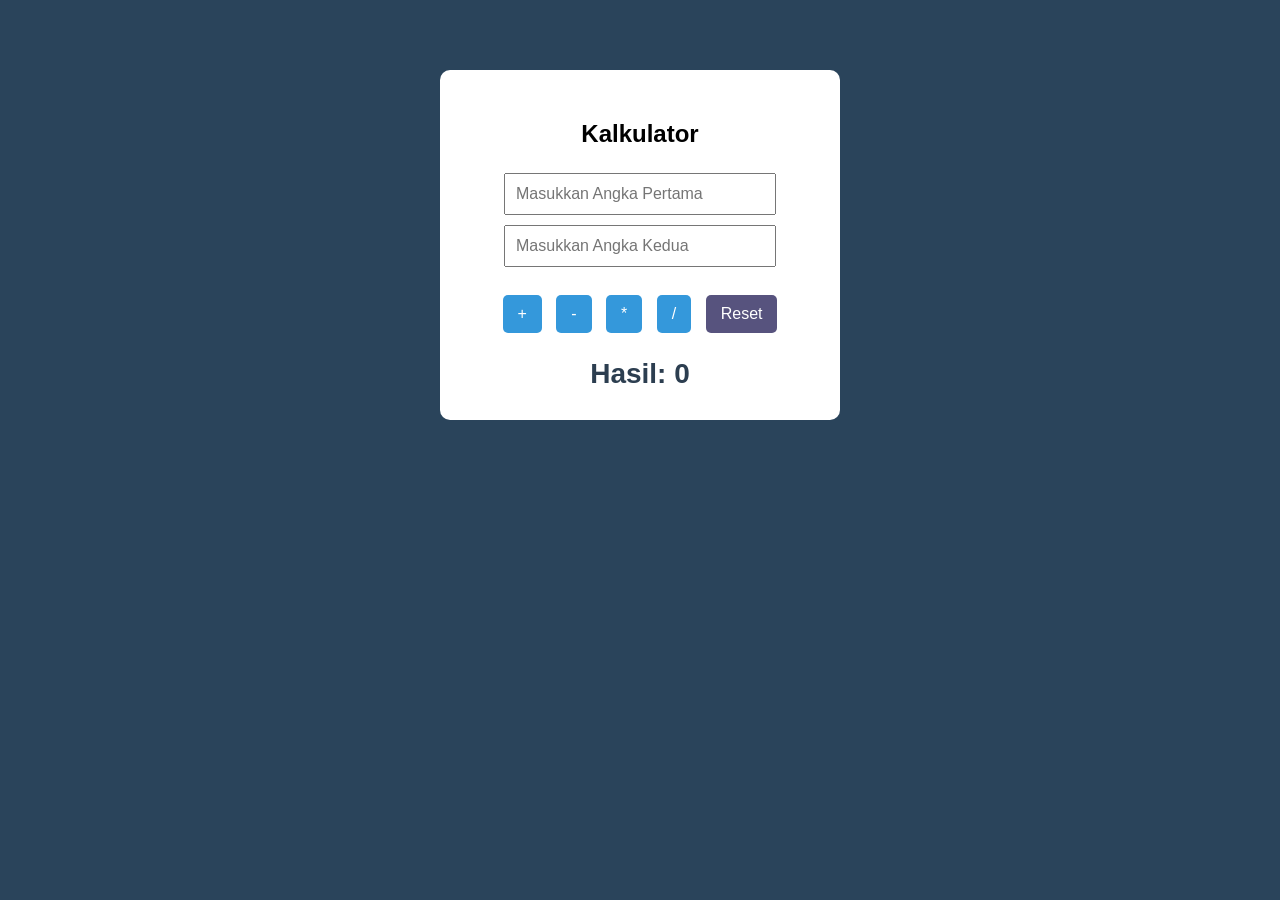
<file: 1-Kalkulator.html>
<!DOCTYPE html>
<html>
    <head>
        <title>Kalkulator</title>
        </head>
        <style>
            body {font-family: Arial, sans-serif; max-width: 400px; margin: 50px auto;
        padding: 20px; background: #2a445b;}
            .kalkulator {background: white; padding: 30px; border-radius: 10px;
        box-shadow: 0 5 px 15px rgba(0,0,0,0.1); text-align: center;}
            input {padding: 10px; margin:5px; font-size: 16px; width: 80%; box-sizing: border-box;}
            button { padding: 10px 15px; margin: 5px; font-size: 16px; background: #3498db; color: white;
        border: none; border-radius: 5px; cursor: pointer;}
            button:hover {background: #2980b9; }
            .hasil {font-size: 28px; font-weight: bold; color: #2c3e50; margin-top: 20px;}
        </style>
    </head>
    <body>
        <div class="kalkulator">
            <h2> Kalkulator</h2>

            <input type="number" id="angka1" placeholder="Masukkan Angka Pertama"><br>
            <input type="number" id="angka2" placeholder="Masukkan Angka Kedua"><br><br>

            <button onclick="tambah()">+</button>
            <button onclick="kurang()">-</button>
            <button onclick="kali()">*</button>
            <button onclick="bagi()">/</button>
            <button onclick="reset()" style="background: #57537e;">Reset</button>

            <div class="hasil">Hasil: <span id="hasilAngka">0</span></div>
        </div>

        <script>
            function tambah() {
                let a = parseFloat(document.getElementById('angka1').value);
                let b = parseFloat(document.getElementById('angka2').value);
                document.getElementById('hasilAngka').innerHTML = a + b;
            }
            function kurang() {
                let a = parseFloat(document.getElementById('angka1').value);
                let b = parseFloat(document.getElementById('angka2').value);
                document.getElementById('hasilAngka').innerHTML = a - b;
            }
            function kali() {
                let a = parseFloat(document.getElementById('angka1').value);
                let b = parseFloat(document.getElementById('angka2').value);
                document.getElementById('hasilAngka').innerHTML = a * b;
            }
            function bagi() {
                let a = parseFloat(document.getElementById('angka1').value);
                let b = parseFloat(document.getElementById('angka2').value);
                if (b===0){
                    alert('Peringatan: Tidak bisa membagi angka dengan 0!');
                    return;
                }
                document.getElementById('hasilAngka').innerHTML = a / b;
            }
            function reset() {
                document.getElementById('angka1').value ='';
                document.getElementById('angka2').value ='';
                document.getElementById('hasilAngka').innerHTML ='0';
            }
        </script>
</body>
</html>
</file>
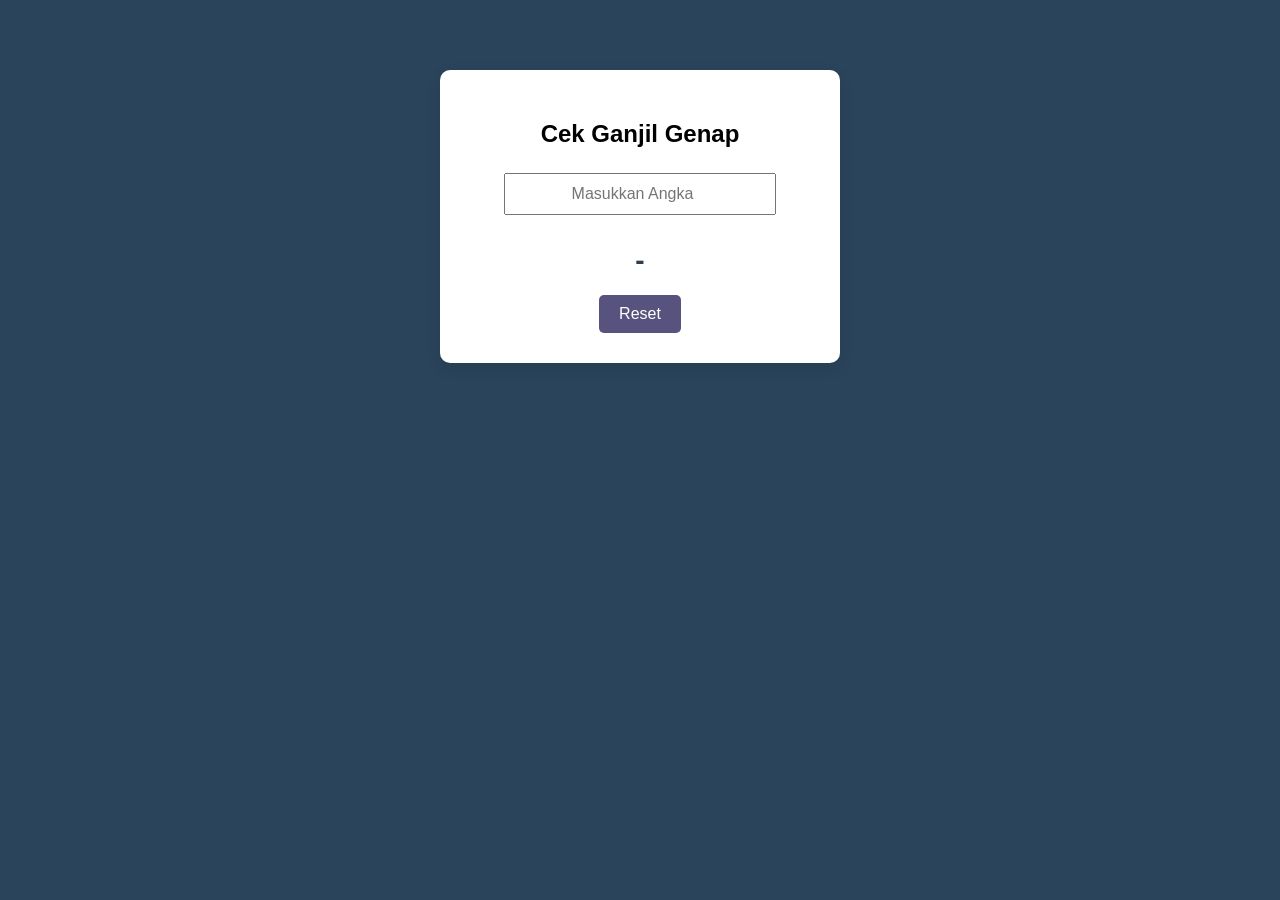
<file: 2-GanjilGenap.html>
<!DOCTYPE html>
<html>
    <head>
        <title>Cek Ganjil Genap</title>
        <style>
            body {
                font-family: Arial, sans-serif; 
                max-width: 400px; 
                margin: 50px auto;
                padding: 20px; 
                background: #2a445b;
            }
            .container {
                background: white; 
                padding: 30px; 
                border-radius: 10px;
                box-shadow: 0 5px 15px rgba(0,0,0,0.1); 
                text-align: center;
            }
            input {
                padding: 10px; 
                margin: 5px; 
                font-size: 16px; 
                width: 80%; 
                box-sizing: border-box;
                text-align: center;
            }
            button { 
                padding: 10px 20px; 
                margin-top: 15px; 
                font-size: 16px; 
                background: #57537e; 
                color: white;
                border: none; 
                border-radius: 5px; 
                cursor: pointer;
            }
            button:hover {
                background: #3f3c5b; 
            }
            .hasil {
                font-size: 28px; 
                font-weight: bold; 
                color: #2c3e50; 
                margin-top: 25px;
                min-height: 35px;
            }
        </style>
    </head>
    <body>
        <div class="container">
            <h2>Cek Ganjil Genap</h2>

            <!-- Input hanya satu, saat diketik langsung memanggil fungsi -->
            <input type="number" id="angka" placeholder="Masukkan Angka" oninput="cekGanjilGenap()">

            <!-- Tempat hasil dimunculkan -->
            <div id="infoHasil" class="hasil">-</div>

            <button onclick="reset()">Reset</button>
        </div>

        <script>
            function cekGanjilGenap() {
                let nilai = document.getElementById('angka').value;
                let info = document.getElementById('infoHasil');
                
                // Jika input dikosongkan, kembalikan ke tanda strip
                if (nilai === "") {
                    info.innerHTML = "-";
                    info.style.color = "#2c3e50";
                    return;
                }
                
                let angka = parseFloat(nilai);
                
                // Cek ganjil genap menggunakan modulus (%)
                if (angka % 2 === 0) {
                    info.innerHTML = "GENAP";
                    info.style.color = "#27ae60"; // Warna hijau
                } else if (angka % 2 !== 0 && Number.isInteger(angka)) {
                    info.innerHTML = "GANJIL";
                    info.style.color = "#e74c3c"; // Warna merah
                } else {
                    info.innerHTML = "DESIMAL";
                    info.style.color = "#f39c12"; // Warna oranye jika bukan bilangan bulat
                }
            }

            function reset() {
                document.getElementById('angka').value = '';
                let info = document.getElementById('infoHasil');
                info.innerHTML = '-';
                info.style.color = '#2c3e50';
            }
        </script>
    </body>
</html>
</file>
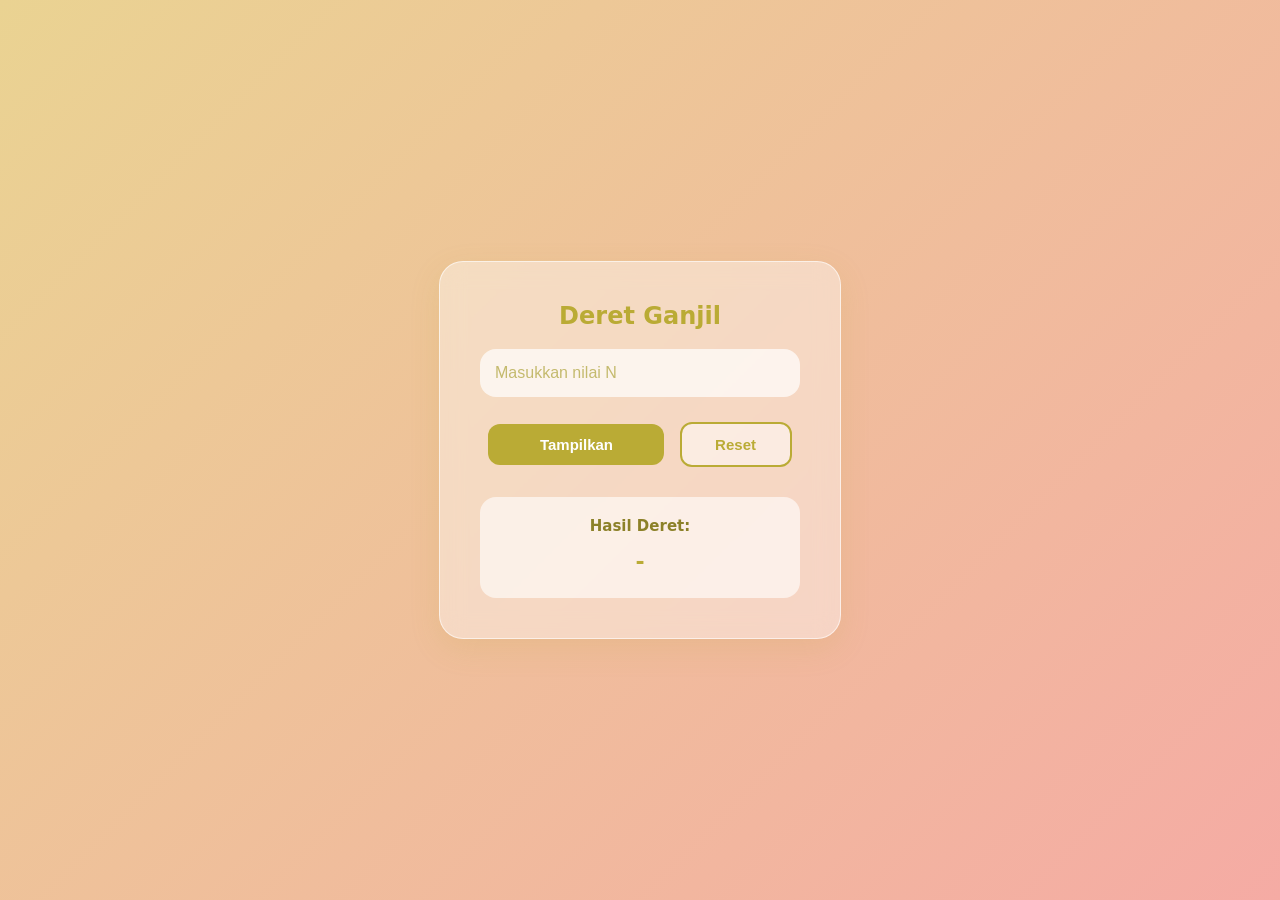
<file: Deret_Ganjil.html>
<!DOCTYPE html>
<html>
    <head>
        <title>Deret Ganjil Aesthetic</title>
        <style>
            body {
                font-family: system-ui, -apple-system, sans-serif; 
                /* Gradient background dari warna EAD392 ke F5ABA4 */
                background: linear-gradient(135deg, #EAD392 0%, #F5ABA4 100%);
                min-height: 100vh;
                margin: 0;
                display: flex;
                align-items: center;
                justify-content: center;
            }
            .wadah {
                background: rgba(255, 255, 255, 0.4); 
                backdrop-filter: blur(12px);
                padding: 40px; 
                border-radius: 24px;
                box-shadow: 0 10px 30px rgba(186, 171, 53, 0.15); /* Bayangan bernuansa #BAAB35 */
                text-align: center;
                width: 320px;
                border: 1px solid rgba(255, 255, 255, 0.6);
            }
            h2 {
                margin-top: 0; 
                color: #BAAB35; /* Warna Utama */
                font-weight: 800;
            }
            input {
                padding: 15px; 
                margin-bottom: 20px; 
                font-size: 16px; 
                width: 100%; 
                border: none; 
                border-radius: 16px;
                box-sizing: border-box;
                outline: none;
                background: rgba(255, 255, 255, 0.7);
                color: #8c8128; /* Warna yang sedikit lebih gelap dari BAAB35 agar mudah dibaca */
                font-weight: bold;
            }
            input::placeholder {
                color: #c4ba6e;
                font-weight: normal;
            }
            button { 
                padding: 12px 20px; 
                margin: 5px; 
                font-size: 15px; 
                font-weight: bold;
                border: none; 
                border-radius: 12px; 
                cursor: pointer;
                transition: all 0.3s ease;
            }
            .btn-cek {
                background: #BAAB35; /* Warna Utama */
                color: white; 
                width: 55%;
            }
            .btn-reset {
                background: rgba(255, 255, 255, 0.5); 
                color: #BAAB35; 
                border: 2px solid #BAAB35; 
                width: 35%;
            }
            button:hover {
                transform: translateY(-3px);
                box-shadow: 0 5px 15px rgba(186, 171, 53, 0.3);
            }
            .hasil-box {
                margin-top: 25px;
                padding: 20px;
                background: rgba(255, 255, 255, 0.6);
                border-radius: 16px;
                color: #8c8128;
                font-weight: bold;
                font-size: 15px;
                word-wrap: break-word; /* Mencegah angka meluber keluar kotak kalau angkanya panjang */
            }
            .angka-deret {
                color: #BAAB35;
                font-size: 22px;
                font-weight: 800;
                display: block;
                margin-top: 10px;
                line-height: 1.5;
            }
        </style>
    </head>
    <body>

        <div class="wadah">
            <h2>Deret Ganjil</h2>

            <!-- Input nilai N -->
            <input type="number" id="nilaiN" placeholder="Masukkan nilai N">

            <div>
                <!-- Tombol Tampilkan -->
                <button class="btn-cek" onclick="tampilkan()">Tampilkan</button>
                <button class="btn-reset" onclick="reset()">Reset</button>
            </div>

            <!-- Box Hasil Deret -->
            <div class="hasil-box">
                Hasil Deret:<br>
                <span id="hasilDeret" class="angka-deret">-</span>
            </div>
        </div>

        <script>
            function tampilkan() {
                // 1. Mengambil nilai input
                let N = parseInt(document.getElementById('nilaiN').value);

                // 2. Validasi (Persyaratan: Jika N < 1, tampilkan pesan)
                if (isNaN(N) || N < 1) {
                    alert('Masukkan angka positif!');
                    return;
                }

                // 3. Array untuk menampung deret angka
                let deret = [];

                // 4. Perulangan (Looping) dari 1 hingga N
                for (let i = 1; i <= N; i++) {
                    // Cek jika i adalah bilangan ganjil (sisa bagi dengan 2 tidak sama dengan 0)
                    if (i % 2 !== 0) {
                        deret.push(i);
                    }
                }

                // 5. Cetak Hasil dipisahkan dengan koma dan spasi sesuai format (1, 3, 5, 7)
                document.getElementById('hasilDeret').innerHTML = deret.join(', ');
            }

            function reset() {
                document.getElementById('nilaiN').value = '';
                document.getElementById('hasilDeret').innerHTML = '-';
            }
        </script>
    </body>
</html>
</file>
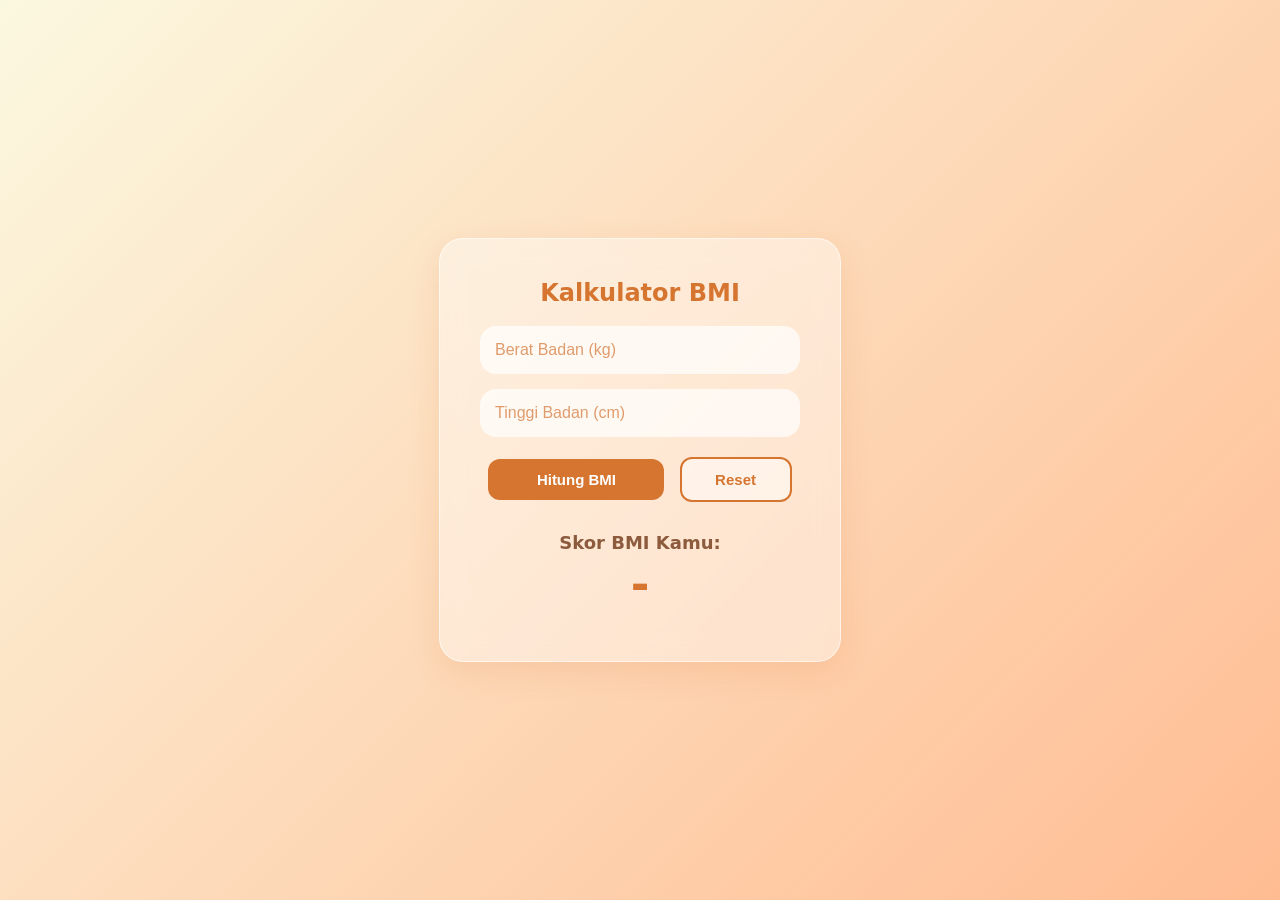
<file: Kalkulator_BMI.html>
<!DOCTYPE html>
<html>
    <head>
        <title>Kalkulator BMI Aesthetic</title>
        <style>
            body {
                font-family: system-ui, -apple-system, sans-serif; 
                background: linear-gradient(135deg, #FBF8E0 0%, #FFBC92 100%);
                min-height: 100vh;
                margin: 0;
                display: flex;
                align-items: center;
                justify-content: center;
            }
            .wadah {
                background: rgba(255, 255, 255, 0.4); 
                backdrop-filter: blur(12px);
                padding: 40px; 
                border-radius: 24px;
                box-shadow: 0 10px 30px rgba(213, 117, 48, 0.15); 
                text-align: center;
                width: 320px;
                border: 1px solid rgba(255, 255, 255, 0.6);
            }
            h2 {
                margin-top: 0; 
                color: #D57530; 
                font-weight: 800;
            }
            input {
                padding: 15px; 
                margin-bottom: 15px; 
                font-size: 16px; 
                width: 100%; 
                border: none; 
                border-radius: 16px;
                box-sizing: border-box;
                outline: none;
                background: rgba(255, 255, 255, 0.7);
                color: #D57530;
                font-weight: bold;
            }
            /* Mengubah warna teks panduan dalam input */
            input::placeholder {
                color: #e09b6c;
                font-weight: normal;
            }
            button { 
                padding: 12px 20px; 
                margin: 5px; 
                font-size: 15px; 
                font-weight: bold;
                border: none; 
                border-radius: 12px; 
                cursor: pointer;
                transition: all 0.3s ease;
            }
            .btn-cek {
                background: #D57530; 
                color: white; 
                width: 55%;
            }
            .btn-reset {
                background: rgba(255, 255, 255, 0.5); 
                color: #D57530; 
                border: 2px solid #D57530; 
                width: 35%;
            }
            button:hover {
                transform: translateY(-3px);
                box-shadow: 0 5px 15px rgba(213, 117, 48, 0.3);
            }
            .hasil {
                font-size: 18px; 
                font-weight: bold; 
                color: #8c5a3c; 
                margin-top: 25px;
            }
            .angka-bmi {
                font-size: 45px;
                color: #D57530; 
                display: block;
                margin-top: 5px;
                margin-bottom: 10px;
            }
            /* Desain badge untuk status BMI */
            .status-bmi {
                font-size: 18px;
                color: white;
                background: #D57530;
                padding: 6px 18px;
                border-radius: 20px;
                display: none; /* Disembunyikan dulu sampai tombol ditekan */
            }
        </style>
    </head>
    <body>

        <div class="wadah">
            <h2>Kalkulator BMI</h2>

            <!-- 2 Form Input sesuai spesifikasi -->
            <input type="number" id="berat" placeholder="Berat Badan (kg)">
            <input type="number" id="tinggi" placeholder="Tinggi Badan (cm)">

            <div>
                <!-- Tombol Eksekusi -->
                <button class="btn-cek" onclick="hitungBMI()">Hitung BMI</button>
                <button class="btn-reset" onclick="reset()">Reset</button>
            </div>

            <div class="hasil">
                Skor BMI Kamu:<br> 
                <span id="hasilAngka" class="angka-bmi">-</span>
                <span id="hasilStatus" class="status-bmi">-</span>
            </div>
        </div>

        <script>
            function hitungBMI() {
                // Mengambil nilai input
                let berat = parseFloat(document.getElementById('berat').value);
                let tinggiCm = parseFloat(document.getElementById('tinggi').value);

                // Validasi data tidak boleh kosong
                if (isNaN(berat) || isNaN(tinggiCm) || berat <= 0 || tinggiCm <= 0) {
                    alert('Ups! Masukkan berat dan tinggi yang benar dulu ya ✌️');
                    return;
                }

                // 1. Ubah cm ke meter
                let tinggiM = tinggiCm / 100;

                // 2. Rumus dasar BMI
                let bmi = berat / (tinggiM * tinggiM);
                let status = "";

                // 3. Percabangan kriteria BMI
                if (bmi < 18.5) {
                    status = "Kurus";
                } else if (bmi >= 18.5 && bmi <= 24.9) {
                    status = "Normal";
                } else if (bmi >= 25.0 && bmi <= 29.9) {
                    status = "Gemuk";
                } else {
                    status = "Obesitas"; // BMI 30 ke atas
                }

                // 4. Cetak Hasil
                document.getElementById('hasilAngka').innerHTML = bmi.toFixed(1); // toFixed(1) agar angka tidak kepanjangan (1 angka di belakang koma)
                
                // Menampilkan badge status
                let elStatus = document.getElementById('hasilStatus');
                elStatus.innerHTML = status;
                elStatus.style.display = "inline-block"; 
            }

            function reset() {
                // Mengosongkan form dan reset tampilan
                document.getElementById('berat').value = '';
                document.getElementById('tinggi').value = '';
                document.getElementById('hasilAngka').innerHTML = '-';
                
                let elStatus = document.getElementById('hasilStatus');
                elStatus.innerHTML = '-';
                elStatus.style.display = "none";
            }
        </script>
    </body>
</html>
</file>
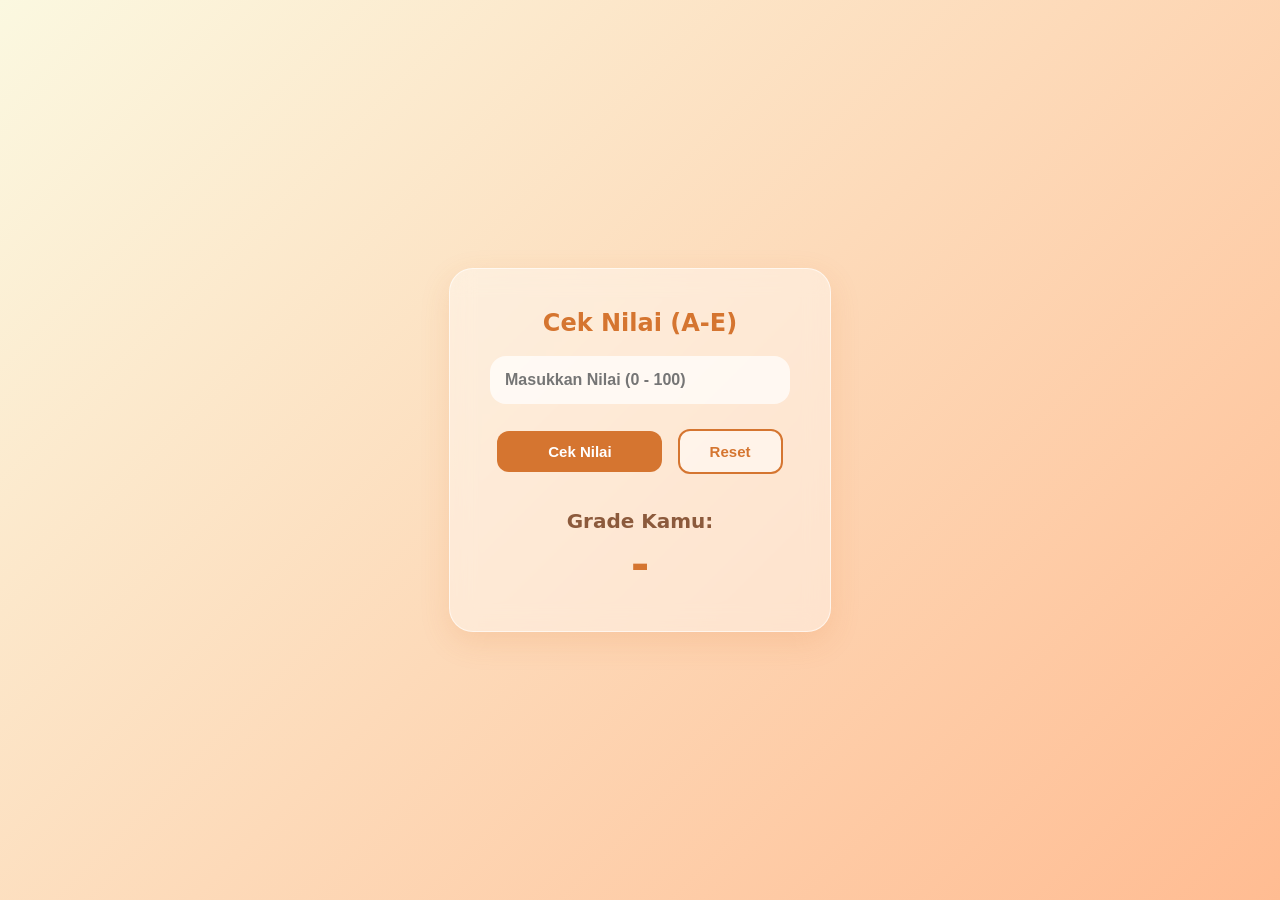
<file: Konversi_Nilai_Mahasiswa.html>
<!DOCTYPE html>
<html>
    <head>
        <title>Konversi Nilai</title>
        <style>
            body {
                font-family: system-ui, -apple-system, sans-serif; 
                /* Menggunakan warna FBF8E0 dan FFBC92 untuk background gradient */
                background: linear-gradient(135deg, #FBF8E0 0%, #FFBC92 100%);
                min-height: 100vh;
                margin: 0;
                display: flex;
                align-items: center;
                justify-content: center;
            }
            .wadah {
                background: rgba(255, 255, 255, 0.4); 
                backdrop-filter: blur(12px);
                padding: 40px; 
                border-radius: 24px;
                box-shadow: 0 10px 30px rgba(213, 117, 48, 0.15); /* Shadow dengan nuansa warna utama */
                text-align: center;
                width: 300px;
                border: 1px solid rgba(255, 255, 255, 0.6);
            }
            h2 {
                margin-top: 0; 
                color: #D57530; /* Warna utama D57530 */
                font-weight: 800;
            }
            input {
                padding: 15px; 
                margin-bottom: 20px; 
                font-size: 16px; 
                width: 100%; 
                border: none; 
                border-radius: 16px;
                box-sizing: border-box;
                outline: none;
                background: rgba(255, 255, 255, 0.7);
                color: #D57530;
                font-weight: bold;
            }
            button { 
                padding: 12px 20px; 
                margin: 5px; 
                font-size: 15px; 
                font-weight: bold;
                border: none; 
                border-radius: 12px; 
                cursor: pointer;
                transition: all 0.3s ease;
            }
            .btn-cek {
                background: #D57530; /* Warna utama D57530 */
                color: white; 
                width: 55%;
            }
            .btn-reset {
                background: rgba(255, 255, 255, 0.5); 
                color: #D57530; 
                border: 2px solid #D57530; /* Warna utama D57530 */
                width: 35%;
            }
            button:hover {
                transform: translateY(-3px);
                box-shadow: 0 5px 15px rgba(213, 117, 48, 0.3);
            }
            .hasil {
                font-size: 20px; 
                font-weight: bold; 
                color: #8c5a3c; /* Warna kecoklatan agar senada */
                margin-top: 30px;
            }
            #hasilGrade {
                font-size: 45px;
                color: #D57530; /* Warna utama D57530 */
                display: block;
                margin-top: 5px;
            }
        </style>
    </head>
    <body>

        <div class="wadah">
            <h2>Cek Nilai (A-E)</h2>

            <input type="number" id="nilaiMhs" placeholder="Masukkan Nilai (0 - 100)">

            <div>
                <button class="btn-cek" onclick="konversi()">Cek Nilai</button>
                <button class="btn-reset" onclick="reset()">Reset</button>
            </div>

            <div class="hasil">Grade Kamu:<br> <span id="hasilGrade">-</span></div>
        </div>

        <script>
            function konversi() {
                let nilai = parseFloat(document.getElementById('nilaiMhs').value);
                let grade = "";

                if (isNaN(nilai)) {
                    alert('Ups! Masukkan angkanya dulu ya ✌️');
                    return;
                }

                // Percabangan if - else if - else
                if (nilai >= 90 && nilai <= 100) {
                    grade = "A";
                } else if (nilai >= 80 && nilai <= 89) {
                    grade = "B";
                } else if (nilai >= 70 && nilai <= 79) {
                    grade = "C";
                } else if (nilai >= 60 && nilai <= 69) {
                    grade = "D";
                } else if (nilai >= 0 && nilai < 60) {
                    grade = "E";
                } else {
                    grade = "Invalid"; 
                }

                document.getElementById('hasilGrade').innerHTML = grade;
            }

            function reset() {
                document.getElementById('nilaiMhs').value = '';
                document.getElementById('hasilGrade').innerHTML = '-';
            }
        </script>
    </body>
</html>
</file>
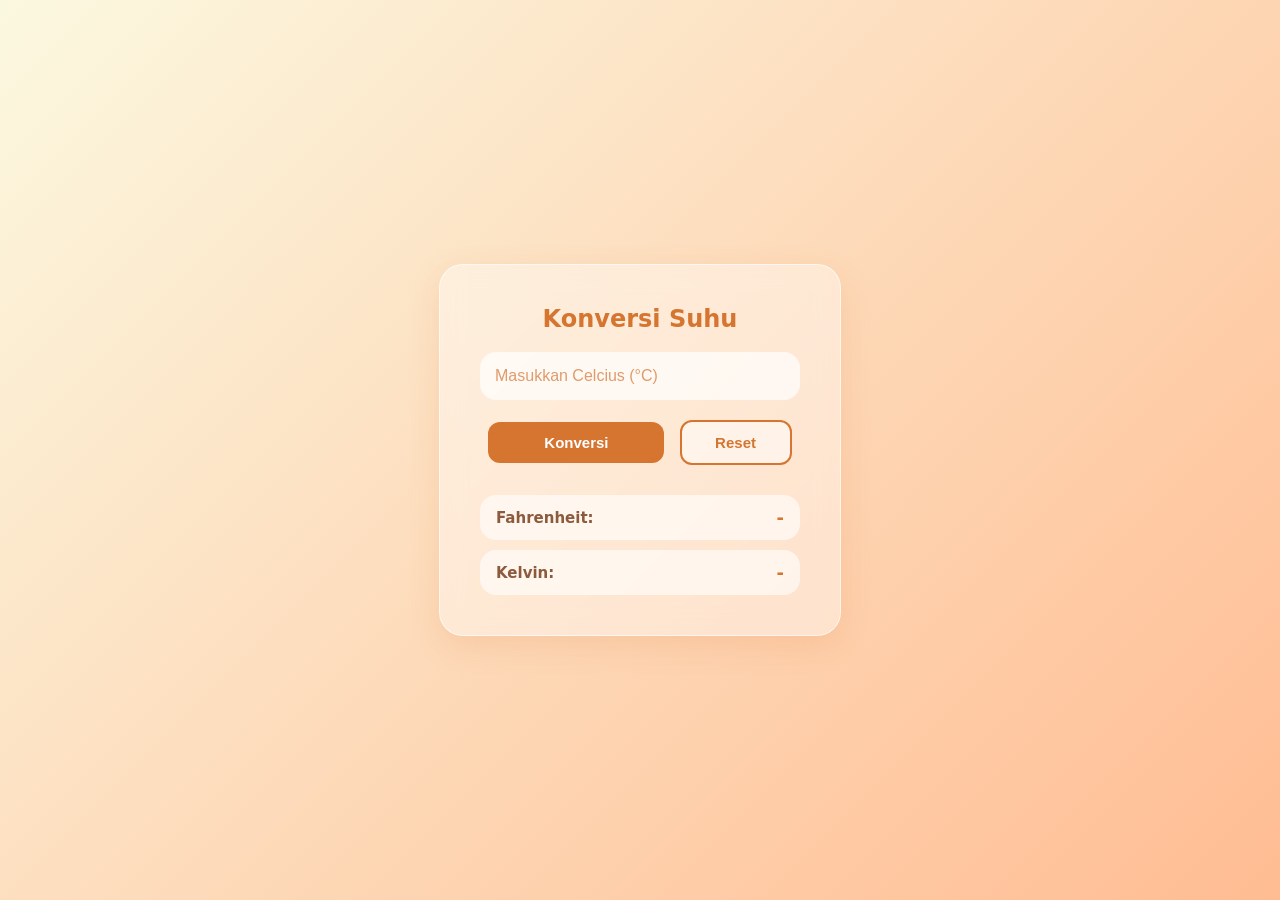
<file: Konversi_Suhu.html>
<!DOCTYPE html>
<html>
    <head>
        <title>Konversi Suhu</title>
        <style>
            body {
                font-family: system-ui, -apple-system, sans-serif; 
                background: linear-gradient(135deg, #FBF8E0 0%, #FFBC92 100%);
                min-height: 100vh;
                margin: 0;
                display: flex;
                align-items: center;
                justify-content: center;
            }
            .wadah {
                background: rgba(255, 255, 255, 0.4); 
                backdrop-filter: blur(12px);
                padding: 40px; 
                border-radius: 24px;
                box-shadow: 0 10px 30px rgba(213, 117, 48, 0.15); 
                text-align: center;
                width: 320px;
                border: 1px solid rgba(255, 255, 255, 0.6);
            }
            h2 {
                margin-top: 0; 
                color: #D57530; 
                font-weight: 800;
            }
            input {
                padding: 15px; 
                margin-bottom: 15px; 
                font-size: 16px; 
                width: 100%; 
                border: none; 
                border-radius: 16px;
                box-sizing: border-box;
                outline: none;
                background: rgba(255, 255, 255, 0.7);
                color: #D57530;
                font-weight: bold;
            }
            input::placeholder {
                color: #e09b6c;
                font-weight: normal;
            }
            button { 
                padding: 12px 20px; 
                margin: 5px; 
                font-size: 15px; 
                font-weight: bold;
                border: none; 
                border-radius: 12px; 
                cursor: pointer;
                transition: all 0.3s ease;
            }
            .btn-cek {
                background: #D57530; 
                color: white; 
                width: 55%;
            }
            .btn-reset {
                background: rgba(255, 255, 255, 0.5); 
                color: #D57530; 
                border: 2px solid #D57530; 
                width: 35%;
            }
            button:hover {
                transform: translateY(-3px);
                box-shadow: 0 5px 15px rgba(213, 117, 48, 0.3);
            }
            .hasil-box {
                margin-top: 25px;
                display: flex;
                flex-direction: column;
                gap: 10px;
            }
            .badge-hasil {
                background: rgba(255, 255, 255, 0.6);
                padding: 12px 16px;
                border-radius: 16px;
                color: #8c5a3c;
                font-weight: bold;
                font-size: 15px;
                display: flex;
                justify-content: space-between;
                align-items: center;
            }
            .nilai-temp {
                color: #D57530;
                font-size: 18px;
                font-weight: 800;
            }
        </style>
    </head>
    <body>

        <div class="wadah">
            <h2> Konversi Suhu </h2>

            <!-- Input Suhu Celcius -->
            <input type="number" id="celcius" placeholder="Masukkan Celcius (°C)">

            <div>
                <!-- Tombol Konversi -->
                <button class="btn-cek" onclick="konversi()">Konversi</button>
                <button class="btn-reset" onclick="reset()">Reset</button>
            </div>

            <!-- Tampilan Hasil Konversi -->
            <div class="hasil-box">
                <div class="badge-hasil">
                    <span>Fahrenheit:</span>
                    <span id="hasilFahrenheit" class="nilai-temp">-</span>
                </div>
                <div class="badge-hasil">
                    <span>Kelvin:</span>
                    <span id="hasilKelvin" class="nilai-temp">-</span>
                </div>
            </div>
        </div>

        <script>
            function konversi() {
                let input = document.getElementById('celcius').value;

                // Validasi: input tidak boleh kosong dan harus berupa angka
                if (input.trim() === '' || isNaN(input)) {
                    alert('Ups! Input tidak boleh kosong dan harus berupa angka ✌️');
                    return;
                }

                let c = parseFloat(input);

                // Rumus Konversi
                let fahrenheit = (c * 9 / 5) + 32;
                let kelvin = c + 273.15;

                // Menampilkan Hasil
                document.getElementById('hasilFahrenheit').innerHTML = fahrenheit.toFixed(2) + " °F";
                document.getElementById('hasilKelvin').innerHTML = kelvin.toFixed(2) + " K";
            }

            function reset() {
                document.getElementById('celcius').value = '';
                document.getElementById('hasilFahrenheit').innerHTML = '-';
                document.getElementById('hasilKelvin').innerHTML = '-';
            }
        </script>
    </body>
</html>
</file>
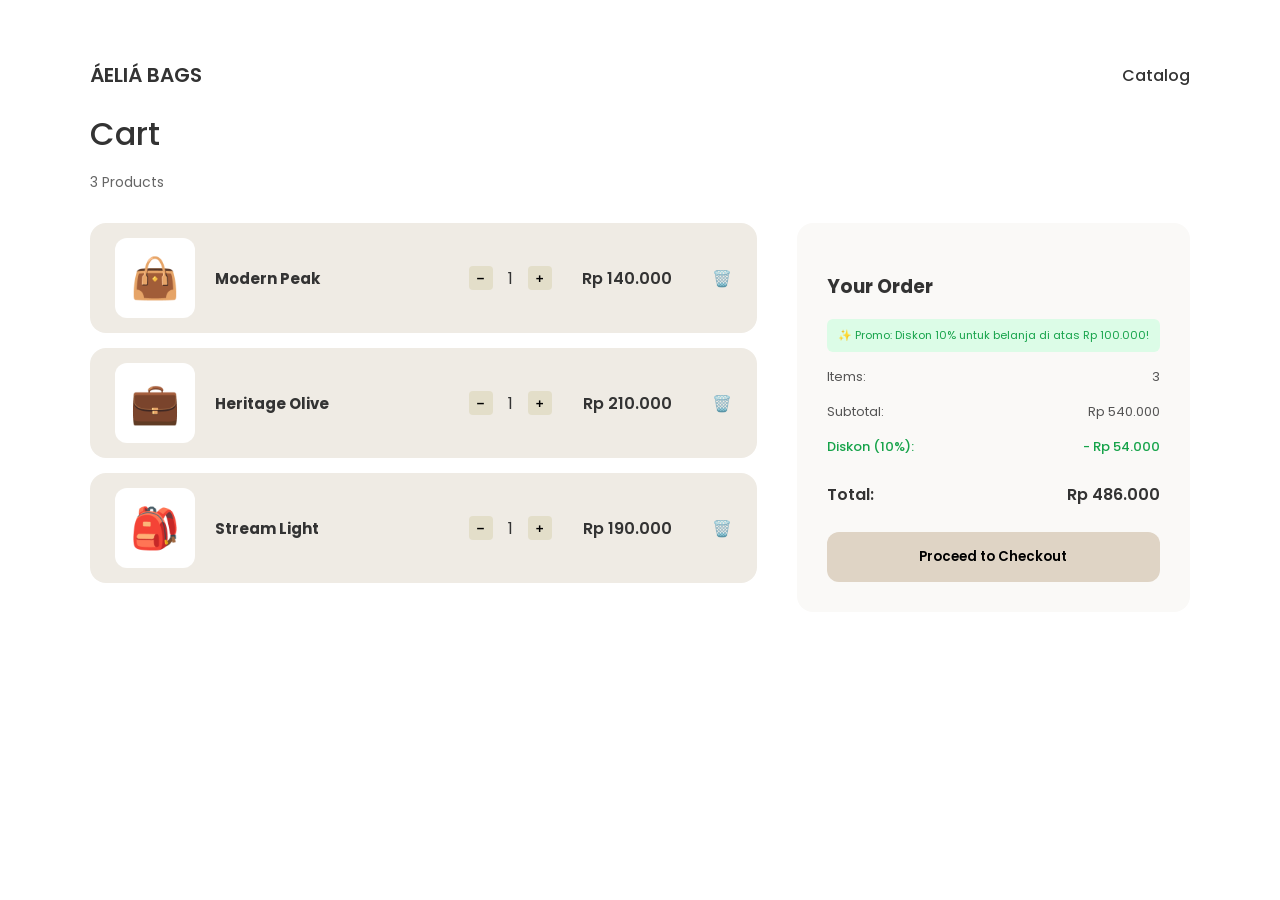
<file: 09-Praktikum/keranjang.html>
<!DOCTYPE html>
<html lang="id">
<head>
    <meta charset="UTF-8">
    <meta name="viewport" content="width=device-width, initial-scale=1.0">
    <title>ÁELIÁ Bags - Cart</title>
    <script src="https://code.jquery.com/jquery-3.7.1.min.js"></script>
    <link href="https://fonts.googleapis.com/css2?family=Poppins:wght@300;400;500;600&display=swap" rel="stylesheet">
    <style>
        body { font-family: 'Poppins', sans-serif; color: #333; margin: 0; padding: 0; }
        .container { max-width: 1100px; margin: 40px auto; padding: 0 20px; }
        
        header { display: flex; justify-content: space-between; align-items: center; padding: 20px 0; }
        .logo { font-size: 20px; font-weight: 600; }
        .nav-links a { margin-left: 20px; text-decoration: none; color: #333; font-weight: 500; }
        .page-title { font-size: 32px; font-weight: 500; margin: 0; }
        .subtitle { font-size: 14px; color: #666; margin-bottom: 30px; }

        .cart-layout { display: flex; gap: 40px; align-items: flex-start; }
        .cart-items-container { flex: 2; display: flex; flex-direction: column; gap: 15px; }
        .order-summary { flex: 1; background: #faf9f7; padding: 30px; border-radius: 16px; min-width: 250px; }

        .cart-item { display: flex; align-items: center; background: #efebe4; padding: 15px 25px; border-radius: 16px; gap: 20px; }
        .item-img { background: #fff; width: 80px; height: 80px; border-radius: 12px; display: flex; justify-content: center; align-items: center; font-size: 40px; }
        .item-info { flex: 1; }
        .item-info h4 { margin: 0; font-size: 15px; }
        .qty-controls { display: flex; align-items: center; gap: 15px; }
        .btn-qty { background: #e3dec9; border: none; width: 24px; height: 24px; border-radius: 4px; cursor: pointer; font-weight: 600; }
        .item-price { width: 100px; text-align: right; font-weight: 600; }
        .item-actions { margin-left: 20px; cursor: pointer; color: #999; }

        /* CSS Ringkasan Belanja */
        .summary-row { display: flex; justify-content: space-between; font-size: 13px; color: #555; margin-bottom: 15px; }
        .summary-promo { font-size: 11px; color: #16a34a; background: #dcfce7; padding: 8px; border-radius: 6px; text-align: center; margin-bottom: 15px; }
        .summary-total { display: flex; justify-content: space-between; font-size: 16px; font-weight: 600; margin: 25px 0; }
        .btn-checkout { background: #dfd4c5; border: none; width: 100%; padding: 15px; border-radius: 12px; cursor: pointer; font-weight: 600; font-family: inherit;}
        #cartTotal { text-align: right; }
        #discountRow { display: none; color: #16a34a; font-weight: 500; }

        /* Tampilan Sukses Checkout */
        .success-message { text-align: center; width: 100%; padding: 60px 20px; background: #f0fdf4; border: 2px dashed #bbf7d0; border-radius: 16px; color: #166534; }
        .success-message h2 { font-size: 28px; margin-top: 0; }
        .success-message p { font-size: 16px; margin: 10px 0; }
        
        /* Modal Form Checkout */
        .modal-overlay { display: none; position: fixed; top: 0; left: 0; width: 100%; height: 100%; background: rgba(0,0,0,0.5); z-index: 100; align-items: center; justify-content: center; }
        .modal-content { background: #fff; padding: 30px; border-radius: 12px; width: 100%; max-width: 400px; }
        .form-group { margin-bottom: 15px; }
        .form-group input, .form-group textarea { width: 100%; padding: 10px; border: 1px solid #ccc; border-radius: 6px; box-sizing: border-box; font-family: inherit;}
        .error-msg { color: #dc2626; font-size: 12px; display: none; }
        .btn-submit-order { background: #8b5e3c; color: #fff; padding: 12px; width: 100%; border: none; border-radius: 8px; cursor: pointer; font-weight: 600; }
        .btn-close { background: transparent; color: #666; padding: 10px; width: 100%; border: none; cursor: pointer; margin-top: 10px; }
    </style>
</head>
<body>

<div class="container">
    <header>
        <div class="logo">ÁELIÁ BAGS</div>
        <div class="nav-links">
            <a href="#">Catalog</a>
        </div>
    </header>

    <h1 class="page-title">Cart</h1>
    <p class="subtitle" id="productCount">3 Products</p>

    <div class="cart-layout" id="mainCartLayout">
        <div class="cart-items-container" id="cartList"></div>

        <div class="order-summary">
            <h3>Your Order</h3>
            
            <div class="summary-promo">
                ✨ Promo: Diskon 10% untuk belanja di atas Rp 100.000!
            </div>

            <div class="summary-row">
                <span>Items:</span><span id="totalItems">0</span>
            </div>
            
            <div class="summary-row">
                <span>Subtotal:</span><span id="cartSubtotal">Rp 0</span>
            </div>

            <div class="summary-row" id="discountRow">
                <span>Diskon (10%):</span><span id="discountAmount">- Rp 0</span>
            </div>

            <div class="summary-total">
                <span>Total:</span>
                <span id="cartTotal">Rp 0</span>
            </div>
            <button class="btn-checkout" id="btnProsesCheckout">Proceed to Checkout</button>
        </div>
    </div>
</div>

<div class="modal-overlay" id="modalCheckout">
    <div class="modal-content">
        <h3>Data Pengiriman</h3>
        <form id="formCheckout">
            <div class="form-group">
                <input type="text" id="buyerNama" placeholder="Nama Lengkap">
                <span class="error-msg" id="errBuyerNama">⚠️ Nama harus diisi (min 3 huruf)</span>
            </div>
            <div class="form-group">
                <input type="text" id="buyerHP" placeholder="Nomor Handphone">
                <span class="error-msg" id="errBuyerHP">⚠️ No. HP harus berupa angka</span>
            </div>
            <div class="form-group">
                <textarea id="buyerAlamat" placeholder="Alamat Lengkap"></textarea>
                <span class="error-msg" id="errBuyerAlamat">⚠️ Alamat tidak boleh kosong</span>
            </div>
            <button type="submit" class="btn-submit-order">Selesaikan Pembayaran</button>
            <button type="button" class="btn-close" id="btnCloseModal">Batal</button>
        </form>
    </div>
</div>

<script>
    $(document).ready(function() {
        let cart = [
            { id: 1, nama: 'Modern Peak', kategori: 'Mini Bags', harga: 140000, qty: 1, img: '👜' },
            { id: 2, nama: 'Heritage Olive', kategori: 'Medium Bags', harga: 210000, qty: 1, img: '💼' },
            { id: 3, nama: 'Stream Light', kategori: 'Backpacks', harga: 190000, qty: 1, img: '🎒' }
        ];

        let globalTotalHarga = 0;
        let globalTotalQty = 0;

        function updateCartUI() {
            $('#cartList').empty();
            globalTotalQty = 0;

            cart.forEach(item => {
                globalTotalQty += item.qty;
                $('#cartList').append(`
                    <div class="cart-item">
                        <div class="item-img">${item.img}</div>
                        <div class="item-info"><h4>${item.nama}</h4></div>
                        <div class="qty-controls">
                            <button class="btn-qty btn-kurang" data-id="${item.id}">−</button>
                            <span>${item.qty}</span>
                            <button class="btn-qty btn-tambah" data-id="${item.id}">+</button>
                        </div>
                        <div class="item-price">Rp ${item.harga.toLocaleString('id-ID')}</div>
                        <div class="item-actions"><span class="btn-hapus" data-id="${item.id}">🗑️</span></div>
                    </div>
                `);
            });

            $('#totalItems').text(globalTotalQty);
            $('#productCount').text(cart.length + ' Products');

            let totalHarga = cart.reduce((sum, item) => sum + (item.harga * item.qty), 0);
            $('#cartSubtotal').text(`Rp ${totalHarga.toLocaleString('id-ID')}`);
            
            if (totalHarga > 100000) {
                const diskon = totalHarga * 0.1;
                totalHarga -= diskon;
                $('#discountRow').css('display', 'flex');
                $('#discountAmount').text(`- Rp ${diskon.toLocaleString('id-ID')}`);
            } else {
                $('#discountRow').hide();
            }
            
            $('#cartTotal').html(`Rp ${totalHarga.toLocaleString('id-ID')}`);
            globalTotalHarga = totalHarga;
        }

        $('#cartList').on('click', '.btn-tambah', function() {
            let id = $(this).data('id');
            let item = cart.find(i => i.id === id);
            if(item) { item.qty += 1; }
            updateCartUI();
        });

        $('#cartList').on('click', '.btn-kurang', function() {
            let id = $(this).data('id');
            let item = cart.find(i => i.id === id);
            if (item && item.qty > 0) { item.qty -= 1; }
            updateCartUI();
        });

        $('#cartList').on('click', '.btn-hapus', function() {
            let id = $(this).data('id');
            cart = cart.filter(i => i.id !== id);
            updateCartUI();
        });
        /*latihan nomor 2*/
        function simpanRiwayat(total, qty) {
            const riwayat = JSON.parse(localStorage.getItem('riwayat')) || [];
            riwayat.push({ tanggal: new Date().toISOString(), total, qty });
            localStorage.setItem('riwayat', JSON.stringify(riwayat));
        }

        $('#btnProsesCheckout').click(function() {
            if (globalTotalQty > 0) {
                $('#modalCheckout').css('display', 'flex');
            } else {
                alert("Keranjang masih kosong atau semua barang berjumlah 0!");
            }
        });

        $('#btnCloseModal').click(function() {
            $('#modalCheckout').hide();
        });

        $('#formCheckout').submit(function(e) {
            e.preventDefault();
            let valid = true;

            let nama = $('#buyerNama').val().trim();
            let hp = $('#buyerHP').val().trim();
            let alamat = $('#buyerAlamat').val().trim();

            if (nama.length < 3) { $('#errBuyerNama').show(); valid = false; } else { $('#errBuyerNama').hide(); }
            if (hp === "" || !$.isNumeric(hp)) { $('#errBuyerHP').show(); valid = false; } else { $('#errBuyerHP').hide(); }
            if (alamat === "") { $('#errBuyerAlamat').show(); valid = false; } else { $('#errBuyerAlamat').hide(); }

            // JIKA SEMUA DATA VALID
            if (valid) {
                // 1. Simpan ke local storage
                simpanRiwayat(globalTotalHarga, globalTotalQty);
                
                // 2. Tutup pop-up modal
                $('#modalCheckout').hide();
                
                // 3. Ubah keterangan subtitle
                $('#productCount').text('Order Completed');
                
                // 4. Ubah tampilan keranjang menjadi layar sukses
                $('#mainCartLayout').html(`
                    <div class="success-message">
                        <h2>🎉 Pemesanan Berhasil!</h2>
                        <p>Terima kasih, <strong>${nama}</strong>.</p>
                        <p>Pesanan Anda berhasil tersimpan dan akan segera diproses.</p>
                        <br>
                        <p style="font-size:14px; font-weight:600;">Total Dibayar: Rp ${globalTotalHarga.toLocaleString('id-ID')}</p>
                        <p style="font-size:12px; color:#15803d; margin-top:20px;">*Tanda terima telah disimpan di sistem kami.</p>
                    </div>
                `);
            }
        });

        updateCartUI();
    });
</script>

</body>
</html>
</file>
<file: 09-TgsUbah/style.css>
/* RESET & VARIABEL */
* {
    margin: 0;
    padding: 0;
    box-sizing: border-box;
}

:root {
    --primary: #d4768c;
    --primary-dark: #b95a72;
    --secondary: #e8c4a0;
    --accent: #c9a3a8;
    --dark: #3a2530;
    --light: #fdf3f0;
    --gradient: linear-gradient(135deg, #d4768c 0%, #e8c4a0 100%);
    --shadow-sm: 0 4px 12px rgba(58, 37, 48, .08);
    --shadow-md: 0 8px 25px rgba(58, 37, 48, .12);
    --shadow-lg: 0 15px 40px rgba(212, 118, 140, .25);
    --radius: 20px;
}

body {
    font-family: 'Poppins', sans-serif;
    background: #fefaf8;
    color: var(--dark);
    line-height: 1.7;
    overflow-x: hidden;
}

/* NAVBAR */
.navbar {
    background: var(--gradient);
    padding: 15px 0;
    position: sticky;
    top: 0;
    z-index: 100;
    box-shadow: var(--shadow-md);
}

.nav-container {
    max-width: 1200px;
    margin: 0 auto;
    padding: 0 20px;
    display: flex;
    justify-content: space-between;
    align-items: center;
    gap: 20px;
}

.logo {
    display: flex;
    align-items: center;
    gap: 10px;
    color: white;
    font-size: 1.3rem;
    font-weight: 800;
}

.logo i {
    font-size: 1.8rem;
}

.nav-menu {
    display: flex;
    gap: 8px;
    flex-wrap: wrap;
}

.nav-link {
    color: white;
    padding: 8px 18px;
    border-radius: 50px;
    font-size: .9rem;
    font-weight: 500;
    cursor: pointer;
    transition: .3s;
}

.nav-link:hover,
.nav-link.active {
    background: rgba(255, 255, 255, .25);
}

.cart-btn {
    background: rgba(255, 255, 255, .2);
    padding: 10px 20px;
    border-radius: 50px;
    color: white;
    font-weight: 600;
    font-size: .9rem;
    cursor: pointer;
    display: flex;
    align-items: center;
    gap: 8px;
    transition: .3s;
}

.cart-badge {
    background: #ff4757;
    color: white;
    width: 24px;
    height: 24px;
    border-radius: 50%;
    display: flex;
    align-items: center;
    justify-content: center;
    font-size: .75rem;
    font-weight: 700;
}

.hamburger {
    display: none;
    color: white;
    font-size: 1.5rem;
    cursor: pointer;
    background: none;
    border: none;
}

/* HERO */
.hero {
    background: linear-gradient(135deg, #fdf3f0, #f6dde0);
    padding: 60px 20px;
    text-align: center;
    position: relative;
    overflow: hidden;
}

.hero-content {
    max-width: 700px;
    margin: 0 auto;
    position: relative;
    z-index: 1;
}

.hero h1 {
    font-size: 2.5rem;
    color: var(--dark);
    margin-bottom: 15px;
    font-weight: 800;
    line-height: 1.3;
}

.hero p {
    color: #666;
    margin-bottom: 30px;
}

.hero h1 span {
    color: var(--primary);
}

.search-box {
    max-width: 450px;
    margin: 0 auto;
    position: relative;
}

.search-box input {
    width: 100%;
    padding: 16px 55px 16px 25px;
    border: 2px solid #f6dde0;
    border-radius: 50px;
    font-family: inherit;
    font-size: .95rem;
    outline: none;
    transition: .3s;
    background: white;
    box-shadow: var(--shadow-sm);
}

.search-box input:focus {
    border-color: var(--primary);
}

.search-box i {
    position: absolute;
    right: 25px;
    top: 50%;
    transform: translateY(-50%);
    color: var(--primary);
}

/* PRODUK SECTION */
.produk-section {
    max-width: 1200px;
    margin: 0 auto;
    padding: 50px 20px;
}

.section-header {
    display: flex;
    justify-content: space-between;
    align-items: center;
    margin-bottom: 30px;
    flex-wrap: wrap;
    gap: 20px;
}

.section-header h2 {
    font-size: 1.6rem;
    color: var(--dark);
    display: flex;
    align-items: center;
    gap: 12px;
}

.section-header h2 i {
    color: var(--primary);
}

.filter-btns {
    display: flex;
    gap: 8px;
    flex-wrap: wrap;
}

.filter-btn {
    padding: 10px 22px;
    border: 2px solid #f6dde0;
    background: white;
    border-radius: 50px;
    font-size: .85rem;
    font-weight: 600;
    color: #888;
    cursor: pointer;
    transition: .3s;
    font-family: inherit;
}

.filter-btn:hover,
.filter-btn.active {
    background: var(--gradient);
    color: white;
    border-color: transparent;
}

.produk-grid {
    display: grid;
    grid-template-columns: repeat(auto-fill, minmax(240px, 1fr));
    gap: 25px;
}

/* KARTU PRODUK */
.produk-card {
    background: white;
    border-radius: var(--radius);
    overflow: hidden;
    box-shadow: var(--shadow-sm);
    transition: all .4s cubic-bezier(.4, 0, .2, 1);
    border: 1px solid #f6dde0;
    position: relative;
    animation: fadeInUp .5s ease;
}

@keyframes fadeInUp {
    from {
        opacity: 0;
        transform: translateY(20px);
    }

    to {
        opacity: 1;
        transform: translateY(0);
    }
}

.produk-card:hover {
    transform: translateY(-8px);
    border-color: var(--primary);
}

.produk-img {
    aspect-ratio: 1 / 1;
    background: linear-gradient(135deg, #f6dde0, #fdf3f0);
    display: flex;
    align-items: center;
    justify-content: center;
    position: relative;
    overflow: hidden;
}

.produk-img::before {
    content: attr(data-label);
    white-space: pre-line;
    text-align: center;
    font-size: .8rem;
    color: #c9a3a8;
}

.produk-img img {
    position: absolute;
    inset: 0;
    width: 100%;
    height: 100%;
    object-fit: cover;
}

.produk-badge {
    position: absolute;
    top: 15px;
    left: 15px;
    background: var(--gradient);
    color: white;
    padding: 5px 14px;
    border-radius: 50px;
    font-size: .7rem;
    font-weight: 700;
    z-index: 2;
}

.produk-badge.hot {
    background: linear-gradient(135deg, #ff4757, #d4768c);
}

.produk-info {
    padding: 20px;
}

.produk-info h3 {
    font-size: 1.05rem;
    color: var(--dark);
    margin-bottom: 8px;
    font-weight: 700;
}

.produk-info .desc {
    font-size: .82rem;
    color: #999;
    margin-bottom: 15px;
    line-height: 1.5;
    min-height: 38px;
}

.produk-footer {
    display: flex;
    justify-content: space-between;
    align-items: center;
}

.produk-price {
    font-size: 1.15rem;
    font-weight: 800;
    color: var(--primary);
}

.produk-price small {
    font-size: .7rem;
    color: #999;
    font-weight: 400;
    display: block;
}

.btn-add-cart {
    background: var(--gradient);
    color: white;
    border: none;
    width: 44px;
    height: 44px;
    border-radius: 50%;
    cursor: pointer;
    font-size: 1rem;
    transition: .3s;
    display: flex;
    align-items: center;
    justify-content: center;
    box-shadow: 0 5px 15px rgba(212, 118, 140, .35);
}

.btn-add-cart:hover {
    transform: scale(1.1);
}

/* CART SIDEBAR */
.cart-overlay {
    position: fixed;
    inset: 0;
    background: rgba(58, 37, 48, .5);
    z-index: 998;
    display: none;
}

.cart-sidebar {
    position: fixed;
    top: 0;
    right: -420px;
    width: 400px;
    max-width: 90vw;
    height: 100%;
    background: white;
    z-index: 999;
    box-shadow: -10px 0 40px rgba(58, 37, 48, .2);
    transition: right .4s cubic-bezier(.4, 0, .2, 1);
    display: flex;
    flex-direction: column;
}

.cart-sidebar.open {
    right: 0;
}

.cart-header {
    background: var(--gradient);
    color: white;
    padding: 22px 25px;
    display: flex;
    justify-content: space-between;
    align-items: center;
}

.cart-header h3 {
    font-size: 1.1rem;
    display: flex;
    align-items: center;
    gap: 10px;
}

.cart-close {
    background: rgba(255, 255, 255, .25);
    border: none;
    color: white;
    width: 35px;
    height: 35px;
    border-radius: 50%;
    cursor: pointer;
    font-size: 1rem;
    transition: .3s;
}

.cart-items {
    flex: 1;
    overflow-y: auto;
    padding: 20px;
}

.cart-empty {
    text-align: center;
    padding: 50px 20px;
    color: #bbb;
}

.cart-item {
    display: flex;
    gap: 12px;
    padding: 14px;
    background: var(--light);
    border-radius: 14px;
    margin-bottom: 12px;
    align-items: center;
}

.cart-item-icon {
    overflow: hidden;
    width: 55px;
    height: 55px;
    background: white;
    border-radius: 12px;
    display: flex;
    align-items: center;
    justify-content: center;
    box-shadow: var(--shadow-sm);
}

.cart-item-icon img {
    width: 100%;
    height: 100%;
    object-fit: cover;
}

.cart-item-info {
    flex: 1;
}

.cart-item-info h5 {
    font-size: .88rem;
    color: var(--dark);
    margin-bottom: 4px;
    font-weight: 600;
    white-space: nowrap;
    overflow: hidden;
    text-overflow: ellipsis;
}

.cart-item-info .price {
    font-size: .85rem;
    color: var(--primary);
    font-weight: 700;
}

.qty-control {
    display: flex;
    align-items: center;
    gap: 6px;
    margin-top: 6px;
}

.qty-btn {
    width: 24px;
    height: 24px;
    border: none;
    background: white;
    border-radius: 6px;
    cursor: pointer;
    font-weight: 700;
    color: var(--primary);
    font-size: .8rem;
    display: flex;
    align-items: center;
    justify-content: center;
    box-shadow: 0 2px 4px rgba(0, 0, 0, .05);
}

.qty-value {
    font-size: .85rem;
    font-weight: 700;
    min-width: 22px;
    text-align: center;
}

.cart-item-remove {
    background: none;
    border: none;
    color: #ff4757;
    cursor: pointer;
    font-size: .95rem;
    padding: 6px;
    border-radius: 6px;
}

.cart-footer {
    padding: 20px 25px;
    background: var(--light);
    border-top: 2px dashed #f6dde0;
}

.cart-total {
    display: flex;
    justify-content: space-between;
    align-items: center;
    margin-bottom: 15px;
}

.cart-total>span:first-child {
    color: #888;
    font-size: .9rem;
}

.cart-total .total-price {
    font-size: 1.4rem;
    font-weight: 800;
    color: var(--primary);
    text-align: right;
}

.total-price .total-old {
    display: block;
    font-size: .8rem;
    font-weight: 400;
    color: #999;
    text-decoration: line-through;
}

.diskon-info {
    display: none;
    background: #e8fff1;
    color: #1e8e4f;
    font-size: .8rem;
    font-weight: 600;
    padding: 8px 14px;
    border-radius: 12px;
    margin-bottom: 12px;
}

.btn-checkout {
    width: 100%;
    padding: 15px;
    background: var(--gradient);
    color: white;
    border: none;
    border-radius: 50px;
    font-family: inherit;
    font-weight: 700;
    font-size: .95rem;
    cursor: pointer;
    display: flex;
    align-items: center;
    justify-content: center;
    gap: 10px;
    transition: .3s;
    box-shadow: 0 8px 20px rgba(212, 118, 140, .3);
}

.btn-checkout:disabled {
    opacity: .7;
    cursor: not-allowed;
}

/* MODAL FORM PEMBELI */
.modal-overlay {
    position: fixed;
    inset: 0;
    background: rgba(58, 37, 48, .6);
    z-index: 1100;
    display: none;
    align-items: center;
    justify-content: center;
    padding: 20px;
}

.modal {
    background: white;
    width: 100%;
    max-width: 440px;
    max-height: 92vh;
    overflow-y: auto;
    border-radius: var(--radius);
    box-shadow: var(--shadow-lg);
    animation: fadeInUp .35s ease;
}

.modal-header {
    background: var(--gradient);
    color: white;
    padding: 20px 25px;
    display: flex;
    justify-content: space-between;
    align-items: center;
    border-radius: var(--radius) var(--radius) 0 0;
}

.modal-header h3 {
    font-size: 1.05rem;
    display: flex;
    align-items: center;
    gap: 10px;
}

.modal-body {
    padding: 22px 25px 5px;
}

.ringkasan {
    background: var(--light);
    border-radius: 14px;
    padding: 12px 16px;
    margin-bottom: 18px;
    font-size: .85rem;
    color: #666;
    display: flex;
    justify-content: space-between;
    align-items: center;
}

.form-group {
    margin-bottom: 16px;
}

.form-group label {
    display: block;
    font-size: .85rem;
    font-weight: 600;
    margin-bottom: 6px;
}

.form-group input,
.form-group textarea {
    width: 100%;
    padding: 12px 16px;
    border: 2px solid #f6dde0;
    border-radius: 14px;
    font-family: inherit;
    font-size: .9rem;
    outline: none;
    transition: .3s;
    resize: vertical;
}

.form-group input:focus,
.form-group textarea:focus {
    border-color: var(--primary);
}

.form-group.invalid input,
.form-group.invalid textarea {
    border-color: #ff4757;
    background: #fff8f8;
}

.error-msg {
    display: none;
    color: #ff4757;
    font-size: .78rem;
    margin-top: 4px;
}

.form-group.invalid .error-msg {
    display: block;
}

/* TOAST */
.toast {
    position: fixed;
    bottom: 30px;
    left: 50%;
    transform: translateX(-50%) translateY(100px);
    background: var(--dark);
    color: white;
    padding: 14px 28px;
    border-radius: 50px;
    font-size: .9rem;
    font-weight: 500;
    z-index: 1200;
    opacity: 0;
    transition: all .4s cubic-bezier(.4, 0, .2, 1);
    display: flex;
    align-items: center;
    gap: 10px;
    box-shadow: 0 15px 30px rgba(0, 0, 0, .25);
    pointer-events: none;
    max-width: 90vw;
}

.toast.show {
    transform: translateX(-50%) translateY(0);
    opacity: 1;
}

/* FOOTER */
.footer {
    background: var(--dark);
    color: white;
    text-align: center;
    padding: 30px 20px;
    margin-top: 50px;
}

.footer p {
    font-size: .85rem;
    color: rgba(255, 255, 255, .7);
}

/* RESPONSIVE - Mobile */
@media (max-width: 768px) {
    .hamburger {
        display: block;
    }

    .nav-menu {
        display: none;
        position: absolute;
        top: 100%;
        left: 0;
        right: 0;
        background: var(--primary-dark);
        flex-direction: column;
        padding: 15px;
        gap: 5px;
        box-shadow: var(--shadow-md);
    }

    .nav-menu.show {
        display: flex;
    }

    .nav-link {
        width: 100%;
        text-align: center;
        padding: 12px;
    }

    .cart-text {
        display: none;
    }

    .hero h1 {
        font-size: 1.7rem;
    }

    .section-header {
        flex-direction: column;
        align-items: flex-start;
    }

    .filter-btns {
        width: 100%;
        justify-content: center;
    }

    .produk-grid {
        grid-template-columns: repeat(auto-fill, minmax(160px, 1fr));
        gap: 15px;
    }

    .produk-info {
        padding: 15px;
    }

    .cart-sidebar {
        width: 100%;
        max-width: 100%;
    }
}
</file>
<file: 09-TugasPraktikum/style.css>
/* RESET & VARIABEL */
* {
    margin: 0;
    padding: 0;
    box-sizing: border-box;
}

:root {
    --primary: #ff6b9d;
    --primary-dark: #e84a7f;
    --secondary: #ffd93d;
    --accent: #6bcbff;
    --dark: #2d1b3d;
    --light: #fff5f8;
    --gradient: linear-gradient(135deg, #ff6b9d 0%, #ffd93d 100%);
    --shadow-sm: 0 4px 12px rgba(45, 27, 61, .08);
    --shadow-md: 0 8px 25px rgba(45, 27, 61, .12);
    --shadow-lg: 0 15px 40px rgba(255, 107, 157, .25);
    --radius: 20px;
}

body {
    font-family: 'Poppins', sans-serif;
    background: #fef9fb;
    color: var(--dark);
    line-height: 1.7;
    overflow-x: hidden;
}

/* NAVBAR */
.navbar {
    background: var(--gradient);
    padding: 15px 0;
    position: sticky;
    top: 0;
    z-index: 100;
    box-shadow: var(--shadow-md);
}

.nav-container {
    max-width: 1200px;
    margin: 0 auto;
    padding: 0 20px;
    display: flex;
    justify-content: space-between;
    align-items: center;
    gap: 20px;
}

.logo {
    display: flex;
    align-items: center;
    gap: 10px;
    color: white;
    font-size: 1.3rem;
    font-weight: 800;
}

.logo i {
    font-size: 1.8rem;
}

.nav-menu {
    display: flex;
    gap: 8px;
    flex-wrap: wrap;
}

.nav-link {
    color: white;
    padding: 8px 18px;
    border-radius: 50px;
    font-size: .9rem;
    font-weight: 500;
    cursor: pointer;
    transition: .3s;
}

.nav-link:hover,
.nav-link.active {
    background: rgba(255, 255, 255, .25);
}

.cart-btn {
    background: rgba(255, 255, 255, .2);
    padding: 10px 20px;
    border-radius: 50px;
    color: white;
    font-weight: 600;
    font-size: .9rem;
    cursor: pointer;
    display: flex;
    align-items: center;
    gap: 8px;
    transition: .3s;
}

.cart-badge {
    background: #ff4757;
    color: white;
    width: 24px;
    height: 24px;
    border-radius: 50%;
    display: flex;
    align-items: center;
    justify-content: center;
    font-size: .75rem;
    font-weight: 700;
}

.hamburger {
    display: none;
    color: white;
    font-size: 1.5rem;
    cursor: pointer;
    background: none;
    border: none;
}

/* HERO */
.hero {
    background: linear-gradient(135deg, #fff5f8, #ffe4ec);
    padding: 60px 20px;
    text-align: center;
    position: relative;
    overflow: hidden;
}

.hero-content {
    max-width: 700px;
    margin: 0 auto;
    position: relative;
    z-index: 1;
}

.hero h1 {
    font-size: 2.5rem;
    color: var(--dark);
    margin-bottom: 15px;
    font-weight: 800;
    line-height: 1.3;
}

.hero p {
    color: #666;
    margin-bottom: 30px;
}

.hero h1 span {
    color: var(--primary);
}

.search-box {
    max-width: 450px;
    margin: 0 auto;
    position: relative;
}

.search-box input {
    width: 100%;
    padding: 16px 55px 16px 25px;
    border: 2px solid #ffe4ec;
    border-radius: 50px;
    font-family: inherit;
    font-size: .95rem;
    outline: none;
    transition: .3s;
    background: white;
    box-shadow: var(--shadow-sm);
}

.search-box input:focus {
    border-color: var(--primary);
}

.search-box i {
    position: absolute;
    right: 25px;
    top: 50%;
    transform: translateY(-50%);
    color: var(--primary);
}

/* PRODUK SECTION */
.produk-section {
    max-width: 1200px;
    margin: 0 auto;
    padding: 50px 20px;
}

.section-header {
    display: flex;
    justify-content: space-between;
    align-items: center;
    margin-bottom: 30px;
    flex-wrap: wrap;
    gap: 20px;
}

.section-header h2 {
    font-size: 1.6rem;
    color: var(--dark);
    display: flex;
    align-items: center;
    gap: 12px;
}

.section-header h2 i {
    color: var(--primary);
}

.filter-btns {
    display: flex;
    gap: 8px;
    flex-wrap: wrap;
}

.filter-btn {
    padding: 10px 22px;
    border: 2px solid #ffe4ec;
    background: white;
    border-radius: 50px;
    font-size: .85rem;
    font-weight: 600;
    color: #888;
    cursor: pointer;
    transition: .3s;
    font-family: inherit;
}

.filter-btn:hover,
.filter-btn.active {
    background: var(--gradient);
    color: white;
    border-color: transparent;
}

.produk-grid {
    display: grid;
    grid-template-columns: repeat(auto-fill, minmax(240px, 1fr));
    gap: 25px;
}

/* KARTU PRODUK */
.produk-card {
    background: white;
    border-radius: var(--radius);
    overflow: hidden;
    box-shadow: var(--shadow-sm);
    transition: all .4s cubic-bezier(.4, 0, .2, 1);
    border: 1px solid #ffe4ec;
    position: relative;
    animation: fadeInUp .5s ease;
}

@keyframes fadeInUp {
    from {
        opacity: 0;
        transform: translateY(20px);
    }

    to {
        opacity: 1;
        transform: translateY(0);
    }
}

.produk-card:hover {
    transform: translateY(-8px);
    border-color: var(--primary);
}

.produk-img {
    height: 170px;
    background: linear-gradient(135deg, #ffe4ec, #fff5f8);
    display: flex;
    align-items: center;
    justify-content: center;
    font-size: 5rem;
    position: relative;
    overflow: hidden;
}

.produk-badge {
    position: absolute;
    top: 15px;
    left: 15px;
    background: var(--gradient);
    color: white;
    padding: 5px 14px;
    border-radius: 50px;
    font-size: .7rem;
    font-weight: 700;
    z-index: 2;
}

.produk-badge.hot {
    background: linear-gradient(135deg, #ff4757, #ff6b9d);
}

.produk-info {
    padding: 20px;
}

.produk-info h3 {
    font-size: 1.05rem;
    color: var(--dark);
    margin-bottom: 8px;
    font-weight: 700;
}

.produk-info .desc {
    font-size: .82rem;
    color: #999;
    margin-bottom: 15px;
    line-height: 1.5;
    min-height: 38px;
}

.produk-footer {
    display: flex;
    justify-content: space-between;
    align-items: center;
}

.produk-price {
    font-size: 1.15rem;
    font-weight: 800;
    color: var(--primary);
}

.produk-price small {
    font-size: .7rem;
    color: #999;
    font-weight: 400;
    display: block;
}

.btn-add-cart {
    background: var(--gradient);
    color: white;
    border: none;
    width: 44px;
    height: 44px;
    border-radius: 50%;
    cursor: pointer;
    font-size: 1rem;
    transition: .3s;
    display: flex;
    align-items: center;
    justify-content: center;
    box-shadow: 0 5px 15px rgba(255, 107, 157, .35);
}

.btn-add-cart:hover {
    transform: scale(1.1);
}

/* CART SIDEBAR */
.cart-overlay {
    position: fixed;
    inset: 0;
    background: rgba(45, 27, 61, .5);
    z-index: 998;
    display: none;
}

.cart-sidebar {
    position: fixed;
    top: 0;
    right: -420px;
    width: 400px;
    max-width: 90vw;
    height: 100%;
    background: white;
    z-index: 999;
    box-shadow: -10px 0 40px rgba(45, 27, 61, .2);
    transition: right .4s cubic-bezier(.4, 0, .2, 1);
    display: flex;
    flex-direction: column;
}

.cart-sidebar.open {
    right: 0;
}

.cart-header {
    background: var(--gradient);
    color: white;
    padding: 22px 25px;
    display: flex;
    justify-content: space-between;
    align-items: center;
}

.cart-header h3 {
    color: white;
    margin: 0;
    font-size: 1.1rem;
    display: flex;
    align-items: center;
    gap: 10px;
}

.cart-close {
    background: rgba(255, 255, 255, .25);
    border: none;
    color: white;
    width: 35px;
    height: 35px;
    border-radius: 50%;
    cursor: pointer;
    font-size: 1rem;
    transition: .3s;
}

.cart-items {
    flex: 1;
    overflow-y: auto;
    padding: 20px;
}

.cart-empty {
    text-align: center;
    padding: 50px 20px;
    color: #bbb;
}

.cart-empty i {
    font-size: 3.5rem;
    margin-bottom: 15px;
    color: #ffe4ec;
    display: block;
}

.cart-item {
    display: flex;
    gap: 12px;
    padding: 14px;
    background: var(--light);
    border-radius: 14px;
    margin-bottom: 12px;
    align-items: center;
}

.cart-item-icon {
    font-size: 2rem;
    width: 55px;
    height: 55px;
    background: white;
    border-radius: 12px;
    display: flex;
    align-items: center;
    justify-content: center;
    box-shadow: var(--shadow-sm);
}

.cart-item-info {
    flex: 1;
}

.cart-item-info h5 {
    font-size: .88rem;
    color: var(--dark);
    margin-bottom: 4px;
    font-weight: 600;
    white-space: nowrap;
    overflow: hidden;
    text-overflow: ellipsis;
}

.cart-item-info .price {
    font-size: .85rem;
    color: var(--primary);
    font-weight: 700;
}

.qty-control {
    display: flex;
    align-items: center;
    gap: 6px;
    margin-top: 6px;
}

.qty-btn {
    width: 24px;
    height: 24px;
    border: none;
    background: white;
    border-radius: 6px;
    cursor: pointer;
    font-weight: 700;
    color: var(--primary);
    font-size: .8rem;
    display: flex;
    align-items: center;
    justify-content: center;
    box-shadow: 0 2px 4px rgba(0, 0, 0, .05);
}

.qty-value {
    font-size: .85rem;
    font-weight: 700;
    min-width: 22px;
    text-align: center;
}

.cart-item-remove {
    background: none;
    border: none;
    color: #ff4757;
    cursor: pointer;
    font-size: .95rem;
    padding: 6px;
    border-radius: 6px;
}

.cart-footer {
    padding: 20px 25px;
    background: var(--light);
    border-top: 2px dashed #ffe4ec;
}

.cart-total {
    display: flex;
    justify-content: space-between;
    align-items: center;
    margin-bottom: 15px;
}

.cart-total>span:first-child {
    color: #888;
    font-size: .9rem;
}

.cart-total .total-price {
    font-size: 1.4rem;
    font-weight: 800;
    color: var(--primary);
    text-align: right;
}

.total-price .total-old {
    display: block;
    font-size: .8rem;
    font-weight: 400;
    color: #999;
    text-decoration: line-through;
}

.diskon-info {
    display: none;
    background: #e8fff1;
    color: #1e8e4f;
    font-size: .8rem;
    font-weight: 600;
    padding: 8px 14px;
    border-radius: 12px;
    margin-bottom: 12px;
}

.btn-checkout {
    width: 100%;
    padding: 15px;
    background: var(--gradient);
    color: white;
    border: none;
    border-radius: 50px;
    font-family: inherit;
    font-weight: 700;
    font-size: .95rem;
    cursor: pointer;
    display: flex;
    align-items: center;
    justify-content: center;
    gap: 10px;
    transition: .3s;
    box-shadow: 0 8px 20px rgba(255, 107, 157, .3);
}

.btn-checkout:disabled {
    opacity: .7;
    cursor: not-allowed;
}

/* MODAL FORM PEMBELI */
.modal-overlay {
    position: fixed;
    inset: 0;
    background: rgba(45, 27, 61, .6);
    z-index: 1100;
    display: none;
    align-items: center;
    justify-content: center;
    padding: 20px;
}

.modal {
    background: white;
    width: 100%;
    max-width: 440px;
    max-height: 92vh;
    overflow-y: auto;
    border-radius: var(--radius);
    box-shadow: var(--shadow-lg);
    animation: fadeInUp .35s ease;
}

.modal-header {
    background: var(--gradient);
    color: white;
    padding: 20px 25px;
    display: flex;
    justify-content: space-between;
    align-items: center;
    border-radius: var(--radius) var(--radius) 0 0;
}

.modal-header h3 {
    font-size: 1.05rem;
    display: flex;
    align-items: center;
    gap: 10px;
}

.modal-body {
    padding: 22px 25px 5px;
}

.modal-footer {
    padding: 10px 25px 25px;
}

.ringkasan {
    background: var(--light);
    border-radius: 14px;
    padding: 12px 16px;
    margin-bottom: 18px;
    font-size: .85rem;
    color: #666;
    display: flex;
    justify-content: space-between;
    align-items: center;
}

.ringkasan strong {
    color: var(--primary);
    font-size: 1.05rem;
}

.form-group {
    margin-bottom: 16px;
}

.form-group label {
    display: block;
    font-size: .85rem;
    font-weight: 600;
    margin-bottom: 6px;
}

.form-group input,
.form-group textarea {
    width: 100%;
    padding: 12px 16px;
    border: 2px solid #ffe4ec;
    border-radius: 14px;
    font-family: inherit;
    font-size: .9rem;
    outline: none;
    transition: .3s;
    resize: vertical;
}

.form-group input:focus,
.form-group textarea:focus {
    border-color: var(--primary);
}

.form-group.invalid input,
.form-group.invalid textarea {
    border-color: #ff4757;
    background: #fff8f8;
}

.error-msg {
    display: none;
    color: #ff4757;
    font-size: .78rem;
    margin-top: 4px;
}

.form-group.invalid .error-msg {
    display: block;
}

/* TOAST */
.toast {
    position: fixed;
    bottom: 30px;
    left: 50%;
    transform: translateX(-50%) translateY(100px);
    background: var(--dark);
    color: white;
    padding: 14px 28px;
    border-radius: 50px;
    font-size: .9rem;
    font-weight: 500;
    z-index: 1200;
    opacity: 0;
    transition: all .4s cubic-bezier(.4, 0, .2, 1);
    display: flex;
    align-items: center;
    gap: 10px;
    box-shadow: 0 15px 30px rgba(0, 0, 0, .25);
    pointer-events: none;
    max-width: 90vw;
}

.toast.show {
    transform: translateX(-50%) translateY(0);
    opacity: 1;
}

/* FOOTER */
.footer {
    background: var(--dark);
    color: white;
    text-align: center;
    padding: 30px 20px;
    margin-top: 50px;
}

.footer p {
    font-size: .85rem;
    color: rgba(255, 255, 255, .7);
    margin-bottom: 5px;
}

/* RESPONSIVE - Mobile */
@media (max-width: 768px) {
    .hamburger {
        display: block;
    }

    .nav-menu {
        display: none;
        position: absolute;
        top: 100%;
        left: 0;
        right: 0;
        background: var(--primary-dark);
        flex-direction: column;
        padding: 15px;
        gap: 5px;
        box-shadow: var(--shadow-md);
    }

    .nav-menu.show {
        display: flex;
    }

    .nav-link {
        width: 100%;
        text-align: center;
        padding: 12px;
    }

    .cart-text {
        display: none;
    }

    .hero h1 {
        font-size: 1.7rem;
    }

    .section-header {
        flex-direction: column;
        align-items: flex-start;
    }

    .filter-btns {
        width: 100%;
        justify-content: center;
    }

    .produk-grid {
        grid-template-columns: repeat(auto-fill, minmax(160px, 1fr));
        gap: 15px;
    }

    .produk-img {
        height: 130px;
        font-size: 3.5rem;
    }

    .produk-info {
        padding: 15px;
    }

    .cart-sidebar {
        width: 100%;
        max-width: 100%;
    }
}
</file>
<file: buku-tamu-digital/style.css>
/* ===== 1. Warna =====
   Variabel CSS: ubah warna cukup di sini saja. */
:root {
    --latar: #f6ecdc;        /* cream */
    --kartu: #fffaf1;        /* cream terang */
    --teks: #3a1a20;         /* maroon sangat tua */
    --teks-pudar: #8a6a6f;
    --aksen: #6d1a2b;        /* maroon */
    --garis: #e6d5bb;
}

/* Saat body diberi class "gelap" oleh JavaScript, warna berganti */
body.gelap {
    --latar: #1c0f13;
    --kartu: #2a171c;
    --teks: #f3e6d3;
    --teks-pudar: #b99ba0;
    --aksen: #e09aab;
    --garis: #43262d;
}

/* ===== 2. Dasar halaman ===== */
* {
    box-sizing: border-box;
}

body {
    margin: 0;
    font-family: 'Jost', Arial, sans-serif;
    line-height: 1.7;
    background: var(--latar);
    color: var(--teks);
    transition: background .3s, color .3s;
}

h1, h2, h3 {
    font-family: 'Playfair Display', Georgia, serif;
}

/* ===== 3. Bagian atas ===== */
.header {
    display: flex;
    justify-content: space-between;
    align-items: center;
    max-width: 900px;
    margin: 0 auto;
    padding: 22px 24px;
}

.logo {
    margin: 0;
    font-style: italic;
    font-weight: 500;
    color: var(--aksen);
}

#tombol-tema {
    padding: 8px 20px;
    border: 1.5px solid var(--aksen);
    border-radius: 999px;
    background: transparent;
    color: var(--aksen);
    font-family: inherit;
    font-size: .95rem;
    cursor: pointer;
    transition: background .2s, color .2s;
}

#tombol-tema:hover {
    background: var(--aksen);
    color: var(--kartu);
}

/* ===== 4. Isi halaman ===== */
.isi {
    max-width: 900px;
    margin: 0 auto;
    padding: 0 24px 60px;
}

.perkenalan {
    padding: 56px 0 28px;
    border-bottom: 1px solid var(--garis);
    margin-bottom: 36px;
}

.perkenalan h1 {
    font-size: clamp(2.2rem, 6vw, 3.4rem);
    line-height: 1.15;
    font-weight: 700;
    color: var(--aksen);
    margin: 0 0 12px;
}

.perkenalan p {
    color: var(--teks-pudar);
    font-size: 1.15rem;
    max-width: 560px;
    margin: 0;
}

.judul-bagian {
    font-size: 1.6rem;
    margin: 0 0 14px;
}

/* ===== Halaman proyek: tautan kembali, panel, form, daftar ===== */
.kembali {
    display: inline-block;
    margin-top: 8px;
    color: var(--aksen);
    text-decoration: none;
    font-size: .95rem;
}

.kembali:hover { text-decoration: underline; }

.label {
    display: inline-block;
    margin-bottom: 10px;
    padding: 1px 12px;
    border: 1px solid var(--aksen);
    border-radius: 999px;
    color: var(--aksen);
    font-size: .75rem;
    letter-spacing: .08em;
    text-transform: uppercase;
}

.panel {
    background: var(--kartu);
    border: 1px solid var(--garis);
    border-radius: 22px;
    box-shadow: 0 6px 18px rgba(109, 26, 43, 0.08);
    padding: 28px;
    margin-bottom: 24px;
}

.panel h3 {
    margin: 0 0 14px;
    color: var(--aksen);
}

label { font-weight: 500; }

input, select {
    display: block;
    width: 100%;
    padding: 12px 20px;
    margin: 6px 0 14px;
    border: 1px solid var(--garis);
    border-radius: 999px;
    font-family: inherit;
    font-size: 1rem;
    background: var(--latar);
    color: var(--teks);
}

input:focus, select:focus {
    outline: 2px solid var(--aksen);
    outline-offset: 2px;
}

input.salah { border-color: #c0485a; }

.pesan-error {
    display: none;
    margin: -8px 0 14px 16px;
    color: #b3364a;
    font-size: .9rem;
}

body.gelap .pesan-error { color: #f0a0ad; }

#simpan {
    padding: 11px 28px;
    border: 0;
    border-radius: 999px;
    background: var(--aksen);
    color: var(--kartu);
    font-family: inherit;
    font-size: 1rem;
    cursor: pointer;
    transition: opacity .2s;
}

body.gelap #simpan { color: var(--latar); }
#simpan:hover { opacity: .88; }

ul.daftar { list-style: none; margin: 0; padding: 0; }

ul.daftar li {
    padding: 12px 0;
    border-bottom: 1px solid var(--garis);
}

ul.daftar li:last-child { border-bottom: 0; }
ul.daftar li strong { color: var(--aksen); }

.kosong { color: var(--teks-pudar); margin: 0; }

/* ===== 7. Bagian bawah ===== */
.kaki {
    text-align: center;
    padding: 24px;
    color: var(--teks-pudar);
    font-size: .9rem;
    border-top: 1px solid var(--garis);
}
</file>
<file: mav-platform/style.css>
/* ===== 1. Warna =====
   Variabel CSS: ubah warna cukup di sini saja. */
:root {
    --latar: #f6ecdc;        /* cream */
    --kartu: #fffaf1;        /* cream terang */
    --teks: #3a1a20;         /* maroon sangat tua */
    --teks-pudar: #8a6a6f;
    --aksen: #6d1a2b;        /* maroon */
    --garis: #e6d5bb;
}

/* Saat body diberi class "gelap" oleh JavaScript, warna berganti */
body.gelap {
    --latar: #1c0f13;
    --kartu: #2a171c;
    --teks: #f3e6d3;
    --teks-pudar: #b99ba0;
    --aksen: #e09aab;
    --garis: #43262d;
}

/* ===== 2. Dasar halaman ===== */
* {
    box-sizing: border-box;
}

body {
    margin: 0;
    font-family: 'Jost', Arial, sans-serif;
    line-height: 1.7;
    background: var(--latar);
    color: var(--teks);
    transition: background .3s, color .3s;
}

h1, h2, h3 {
    font-family: 'Playfair Display', Georgia, serif;
}

/* ===== 3. Bagian atas ===== */
.header {
    display: flex;
    justify-content: space-between;
    align-items: center;
    max-width: 900px;
    margin: 0 auto;
    padding: 22px 24px;
}

.logo {
    margin: 0;
    font-style: italic;
    font-weight: 500;
    color: var(--aksen);
}

#tombol-tema {
    padding: 8px 20px;
    border: 1.5px solid var(--aksen);
    border-radius: 999px;
    background: transparent;
    color: var(--aksen);
    font-family: inherit;
    font-size: .95rem;
    cursor: pointer;
    transition: background .2s, color .2s;
}

#tombol-tema:hover {
    background: var(--aksen);
    color: var(--kartu);
}

/* ===== 4. Isi halaman ===== */
.isi {
    max-width: 900px;
    margin: 0 auto;
    padding: 0 24px 60px;
}

.perkenalan {
    padding: 56px 0 28px;
    border-bottom: 1px solid var(--garis);
    margin-bottom: 36px;
}

.perkenalan h1 {
    font-size: clamp(2.2rem, 6vw, 3.4rem);
    line-height: 1.15;
    font-weight: 700;
    color: var(--aksen);
    margin: 0 0 12px;
}

.perkenalan p {
    color: var(--teks-pudar);
    font-size: 1.15rem;
    max-width: 560px;
    margin: 0;
}

.judul-bagian {
    font-size: 1.6rem;
    margin: 0 0 14px;
}

/* ===== Halaman proyek: tautan kembali, panel, form, daftar ===== */
.kembali {
    display: inline-block;
    margin-top: 8px;
    color: var(--aksen);
    text-decoration: none;
    font-size: .95rem;
}

.kembali:hover { text-decoration: underline; }

.label {
    display: inline-block;
    margin-bottom: 10px;
    padding: 1px 12px;
    border: 1px solid var(--aksen);
    border-radius: 999px;
    color: var(--aksen);
    font-size: .75rem;
    letter-spacing: .08em;
    text-transform: uppercase;
}

.panel {
    background: var(--kartu);
    border: 1px solid var(--garis);
    border-radius: 22px;
    box-shadow: 0 6px 18px rgba(109, 26, 43, 0.08);
    padding: 28px;
    margin-bottom: 24px;
}

.panel h3 {
    margin: 0 0 14px;
    color: var(--aksen);
}

label { font-weight: 500; }

input, select {
    display: block;
    width: 100%;
    padding: 12px 20px;
    margin: 6px 0 14px;
    border: 1px solid var(--garis);
    border-radius: 999px;
    font-family: inherit;
    font-size: 1rem;
    background: var(--latar);
    color: var(--teks);
}

input:focus, select:focus {
    outline: 2px solid var(--aksen);
    outline-offset: 2px;
}

input.salah { border-color: #c0485a; }

.pesan-error {
    display: none;
    margin: -8px 0 14px 16px;
    color: #b3364a;
    font-size: .9rem;
}

body.gelap .pesan-error { color: #f0a0ad; }

#simpan {
    padding: 11px 28px;
    border: 0;
    border-radius: 999px;
    background: var(--aksen);
    color: var(--kartu);
    font-family: inherit;
    font-size: 1rem;
    cursor: pointer;
    transition: opacity .2s;
}

body.gelap #simpan { color: var(--latar); }
#simpan:hover { opacity: .88; }

ul.daftar { list-style: none; margin: 0; padding: 0; }

ul.daftar li {
    padding: 12px 0;
    border-bottom: 1px solid var(--garis);
}

ul.daftar li:last-child { border-bottom: 0; }
ul.daftar li strong { color: var(--aksen); }

.kosong { color: var(--teks-pudar); margin: 0; }

/* ===== 7. Bagian bawah ===== */
.kaki {
    text-align: center;
    padding: 24px;
    color: var(--teks-pudar);
    font-size: .9rem;
    border-top: 1px solid var(--garis);
}
</file>
